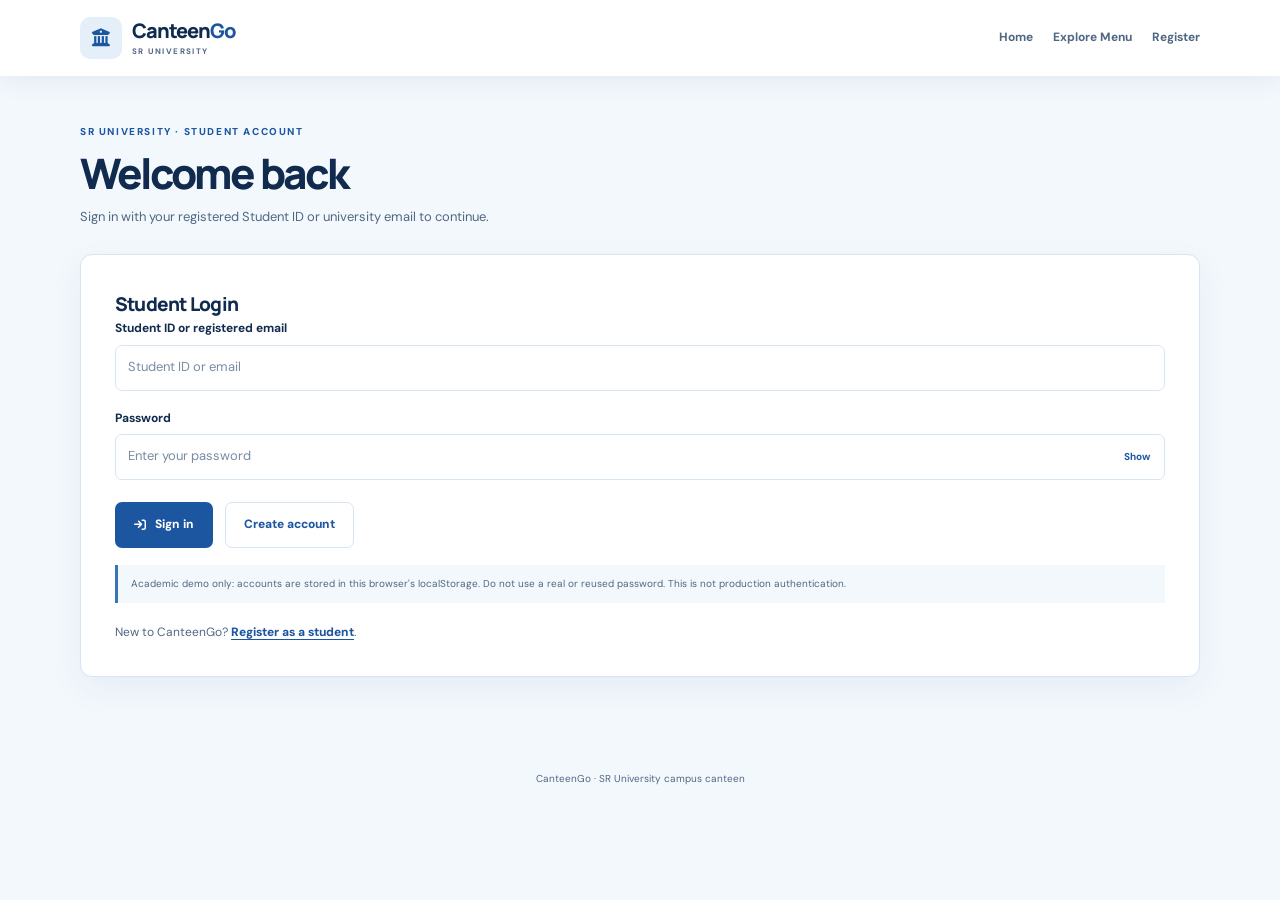
<file: frontend/login.html>
<!DOCTYPE html>
<html lang="en">
<head>
  <meta charset="UTF-8">
  <meta name="viewport" content="width=device-width, initial-scale=1.0">
  <meta name="theme-color" content="#102b4e">
  <meta name="description" content="Student sign in for CanteenGo at SR University.">
  <title>Student Login | CanteenGo</title>
  <link rel="preconnect" href="https://fonts.googleapis.com">
  <link rel="preconnect" href="https://fonts.gstatic.com" crossorigin>
  <link href="https://fonts.googleapis.com/css2?family=DM+Sans:wght@400;500;600;700&family=Manrope:wght@400;500;600;700;800&display=swap" rel="stylesheet">
  <link rel="stylesheet" href="https://cdnjs.cloudflare.com/ajax/libs/font-awesome/6.5.2/css/all.min.css">
  <link rel="stylesheet" href="css/student-flow.css">
  <script src="js/canteengo-data.js" defer></script>
  <script src="js/student-auth.js" defer></script>
</head>
<body>
  <header class="flow-header">
    <nav class="flow-nav" aria-label="Main navigation">
      <a class="flow-brand" href="index.html" aria-label="CanteenGo home">
        <span class="flow-brand-icon" aria-hidden="true"><i class="fa-solid fa-building-columns"></i></span>
        <span class="flow-brand-copy"><strong>Canteen<span>Go</span></strong><small>SR UNIVERSITY</small></span>
      </a>
      <div class="flow-nav-links">
        <a href="index.html">Home</a>
        <a href="student/menu.html">Explore Menu</a>
        <a href="register.html">Register</a>
      </div>
    </nav>
  </header>

  <main class="flow-main">
    <div class="flow-heading">
      <p class="flow-eyebrow">SR UNIVERSITY · STUDENT ACCOUNT</p>
      <h1>Welcome back</h1>
      <p>Sign in with your registered Student ID or university email to continue.</p>
    </div>
    <section class="flow-card flow-card-pad" aria-labelledby="login-title">
      <h2 id="login-title" class="flow-section-title">Student Login</h2>
      <div class="flow-message" id="form-message" role="status" aria-live="polite" hidden></div>
      <form id="student-auth-form" data-mode="login">
        <div class="flow-grid">
          <div class="flow-field flow-field-full">
            <label for="identity">Student ID or registered email</label>
            <input id="identity" name="identity" type="text" autocomplete="username" required maxlength="120" placeholder="Student ID or email">
          </div>
          <div class="flow-field flow-field-full">
            <label for="password">Password</label>
            <div class="flow-password-wrap">
              <input id="password" name="password" type="password" autocomplete="current-password" required maxlength="128" placeholder="Enter your password">
              <button class="flow-password-toggle" type="button" data-password-toggle="password" aria-label="Show password">Show</button>
            </div>
          </div>
        </div>
        <div class="flow-actions">
          <button class="flow-button" type="submit"><i class="fa-solid fa-arrow-right-to-bracket" aria-hidden="true"></i> Sign in</button>
          <a class="flow-button flow-button-secondary" href="register.html">Create account</a>
        </div>
      </form>
      <p class="flow-demo-note">Academic demo only: accounts are stored in this browser's localStorage. Do not use a real or reused password. This is not production authentication.</p>
      <p class="flow-switch">New to CanteenGo? <a href="register.html">Register as a student</a>.</p>
    </section>
  </main>
  <footer class="flow-footer">CanteenGo · SR University campus canteen</footer>
</body>
</html>
</file>
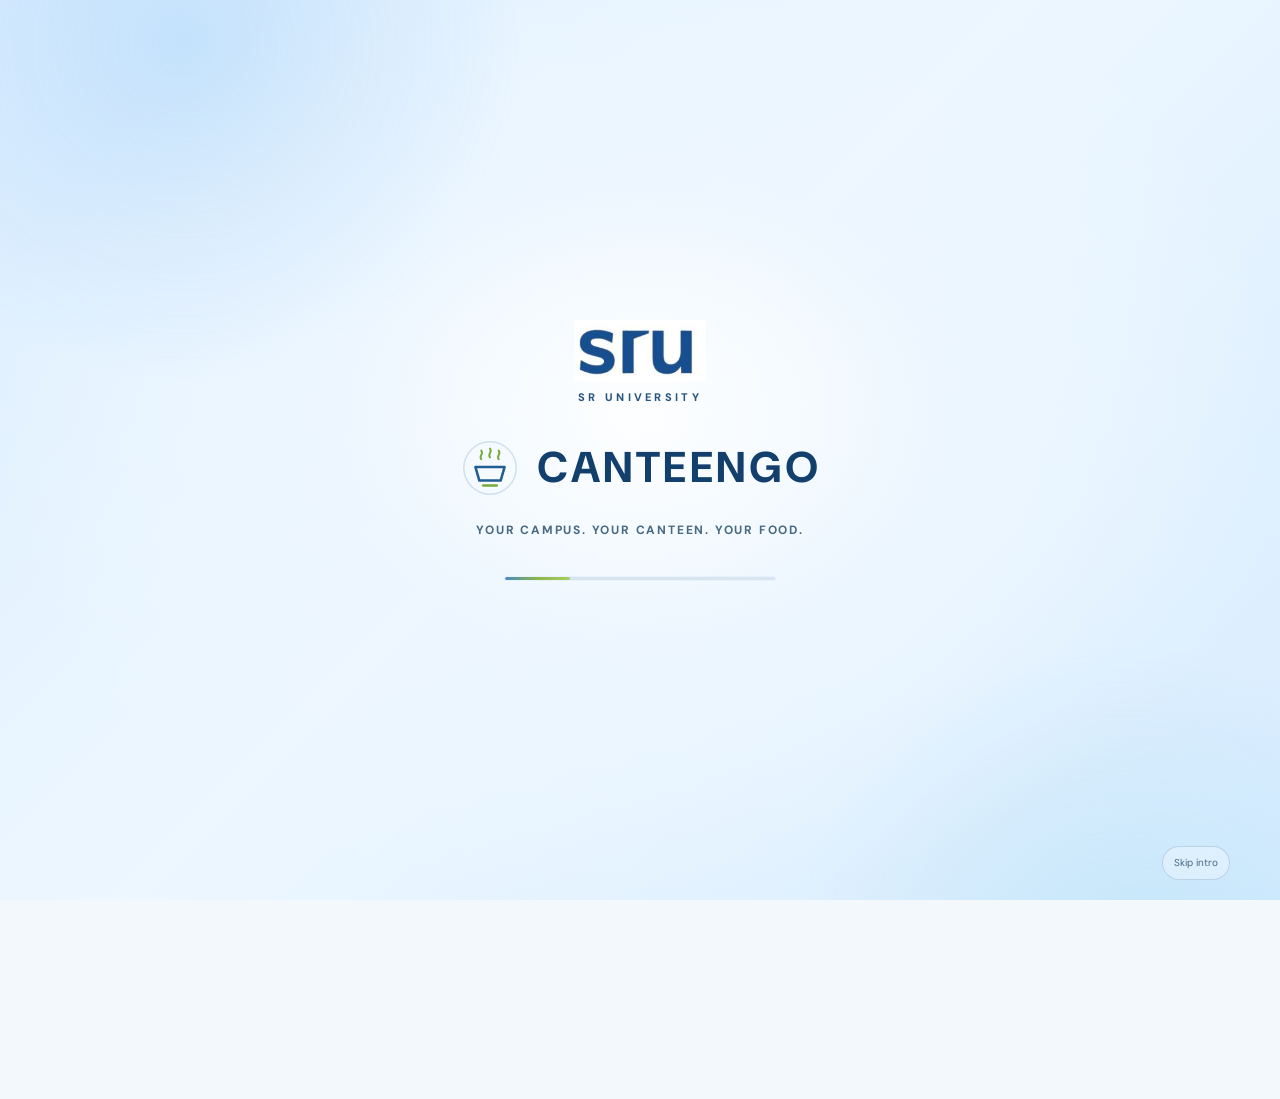
<file: frontend/register.html>
<!DOCTYPE html>
<html lang="en">
<head>
  <meta charset="UTF-8">
  <meta name="viewport" content="width=device-width, initial-scale=1.0">
  <meta name="theme-color" content="#102b4e">
  <meta name="description" content="Create a student CanteenGo demo account for SR University.">
  <title>Student Registration | CanteenGo</title>
  <link rel="preconnect" href="https://fonts.googleapis.com">
  <link rel="preconnect" href="https://fonts.gstatic.com" crossorigin>
  <link href="https://fonts.googleapis.com/css2?family=DM+Sans:wght@400;500;600;700&family=Manrope:wght@400;500;600;700;800&display=swap" rel="stylesheet">
  <link rel="stylesheet" href="https://cdnjs.cloudflare.com/ajax/libs/font-awesome/6.5.2/css/all.min.css">
  <link rel="stylesheet" href="css/student-flow.css">
  <link rel="stylesheet" href="css/splash.css">
  <script src="js/canteengo-data.js" defer></script>
  <script src="js/splash.js" defer></script>
  <script src="js/student-auth.js" defer></script>
</head>
<body class="intro-pending">
  <div id="splash-root" data-splash-page="registration" data-logo-src="assets/sru-logo.png"></div>
  <noscript><style>body.intro-pending > :not(#splash-root) { opacity: 1 !important; visibility: visible !important; } #splash-root { display: none !important; }</style></noscript>
  <header class="flow-header">
    <nav class="flow-nav" aria-label="Main navigation">
      <a class="flow-brand" href="index.html" aria-label="CanteenGo home">
        <span class="flow-brand-icon" aria-hidden="true"><i class="fa-solid fa-building-columns"></i></span>
        <span class="flow-brand-copy"><strong>Canteen<span>Go</span></strong><small>SR UNIVERSITY</small></span>
      </a>
      <div class="flow-nav-links">
        <a href="index.html">Home</a>
        <a href="student/menu.html">Explore Menu</a>
        <a href="login.html">Student Login</a>
      </div>
    </nav>
  </header>

  <main class="flow-main">
    <div class="flow-heading">
      <p class="flow-eyebrow">SR UNIVERSITY · STUDENT ACCOUNT</p>
      <h1>Create your account</h1>
      <p>Register once to save your details and place a campus canteen pre-order.</p>
    </div>
    <section class="flow-card flow-card-pad" aria-labelledby="registration-title">
      <h2 id="registration-title" class="flow-section-title">Student registration</h2>
      <div class="flow-message" id="form-message" role="status" aria-live="polite" hidden></div>
      <form id="student-auth-form" data-mode="register">
        <div class="flow-grid">
          <div class="flow-field flow-field-full">
            <label for="full-name">Full name</label>
            <input id="full-name" name="name" type="text" autocomplete="name" required minlength="2" maxlength="80" placeholder="Enter your full name">
          </div>
          <div class="flow-field">
            <label for="student-id">Student ID / Roll number</label>
            <input id="student-id" name="studentId" type="text" autocomplete="username" required minlength="3" maxlength="32" pattern="[A-Za-z0-9\-]+" title="Use letters, numbers, and hyphens only" placeholder="e.g. SRU24CS001">
          </div>
          <div class="flow-field">
            <label for="university-email">University email</label>
            <input id="university-email" name="email" type="email" autocomplete="email" required maxlength="120" placeholder="name@university.edu">
          </div>
          <div class="flow-field">
            <label for="mobile">Mobile number</label>
            <input id="mobile" name="mobile" type="tel" inputmode="numeric" autocomplete="tel-national" required pattern="[6-9][0-9]{9}" maxlength="10" title="Enter a 10-digit Indian mobile number" placeholder="10-digit mobile number">
          </div>
          <div class="flow-field">
            <label for="department">Department</label>
            <select id="department" name="department" required>
              <option value="">Select department</option>
              <option>Computer Science and Engineering</option>
              <option>Electronics and Communication Engineering</option>
              <option>Electrical and Electronics Engineering</option>
              <option>Mechanical Engineering</option>
              <option>Civil Engineering</option>
              <option>Other</option>
            </select>
          </div>
          <div class="flow-field">
            <label for="year">Year of study</label>
            <select id="year" name="year" required>
              <option value="">Select year</option>
              <option value="1">Year 1</option>
              <option value="2">Year 2</option>
              <option value="3">Year 3</option>
              <option value="4">Year 4</option>
            </select>
          </div>
          <div class="flow-field">
            <label for="password">Password</label>
            <div class="flow-password-wrap">
              <input id="password" name="password" type="password" autocomplete="new-password" required minlength="8" maxlength="128" placeholder="At least 8 characters">
              <button class="flow-password-toggle" type="button" data-password-toggle="password" aria-label="Show password">Show</button>
            </div>
            <small class="flow-help">Demo-only credential stored in this browser.</small>
          </div>
          <div class="flow-field">
            <label for="confirm-password">Confirm password</label>
            <div class="flow-password-wrap">
              <input id="confirm-password" name="confirmPassword" type="password" autocomplete="new-password" required minlength="8" maxlength="128" placeholder="Re-enter your password">
              <button class="flow-password-toggle" type="button" data-password-toggle="confirm-password" aria-label="Show password">Show</button>
            </div>
          </div>
        </div>
        <div class="flow-actions">
          <button class="flow-button" type="submit"><i class="fa-solid fa-user-plus" aria-hidden="true"></i> Create account</button>
          <a class="flow-button flow-button-secondary" href="login.html">Student Login</a>
        </div>
      </form>
      <p class="flow-demo-note">Academic demo only: this page stores registration details in localStorage on this device. It is not production authentication and should not be used for real credentials.</p>
      <p class="flow-switch">Already registered? <a href="login.html">Sign in to CanteenGo</a>.</p>
    </section>
  </main>
  <footer class="flow-footer">CanteenGo · SR University campus canteen</footer>
</body>
</html>
</file>
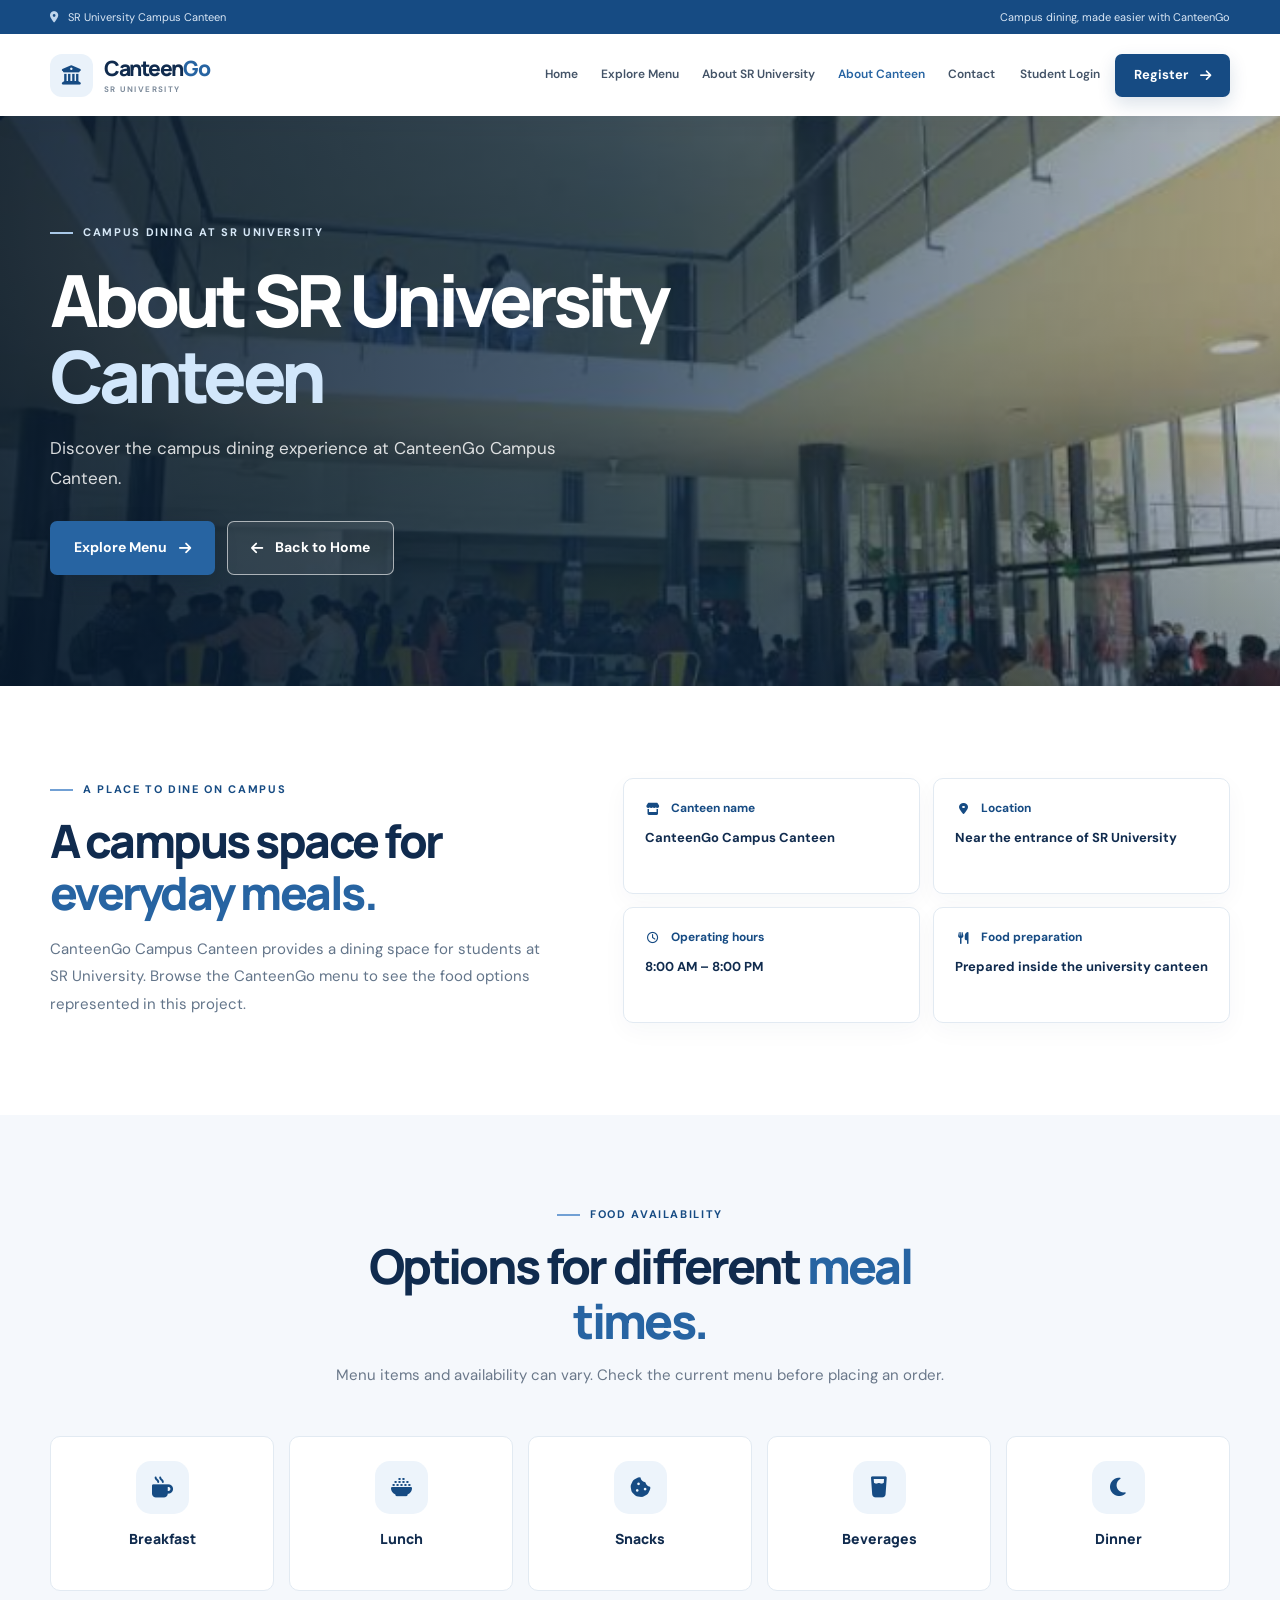
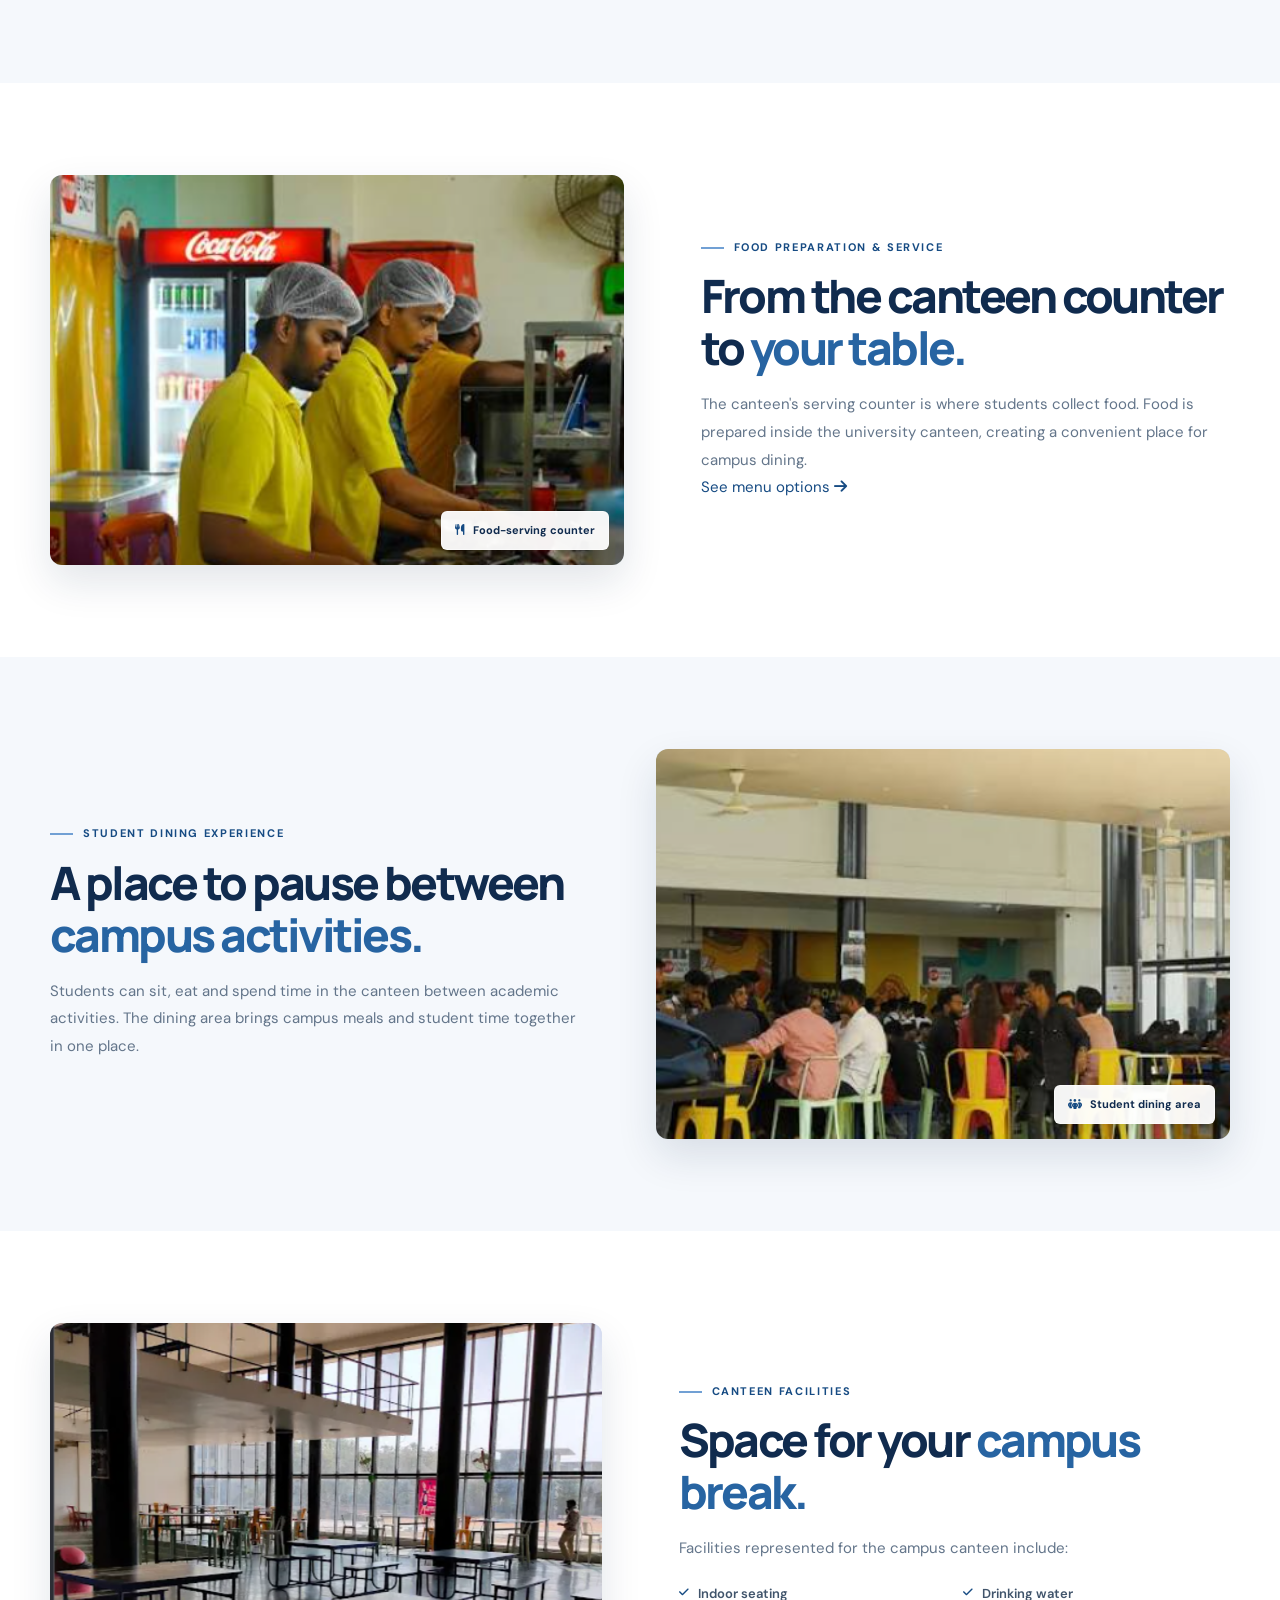
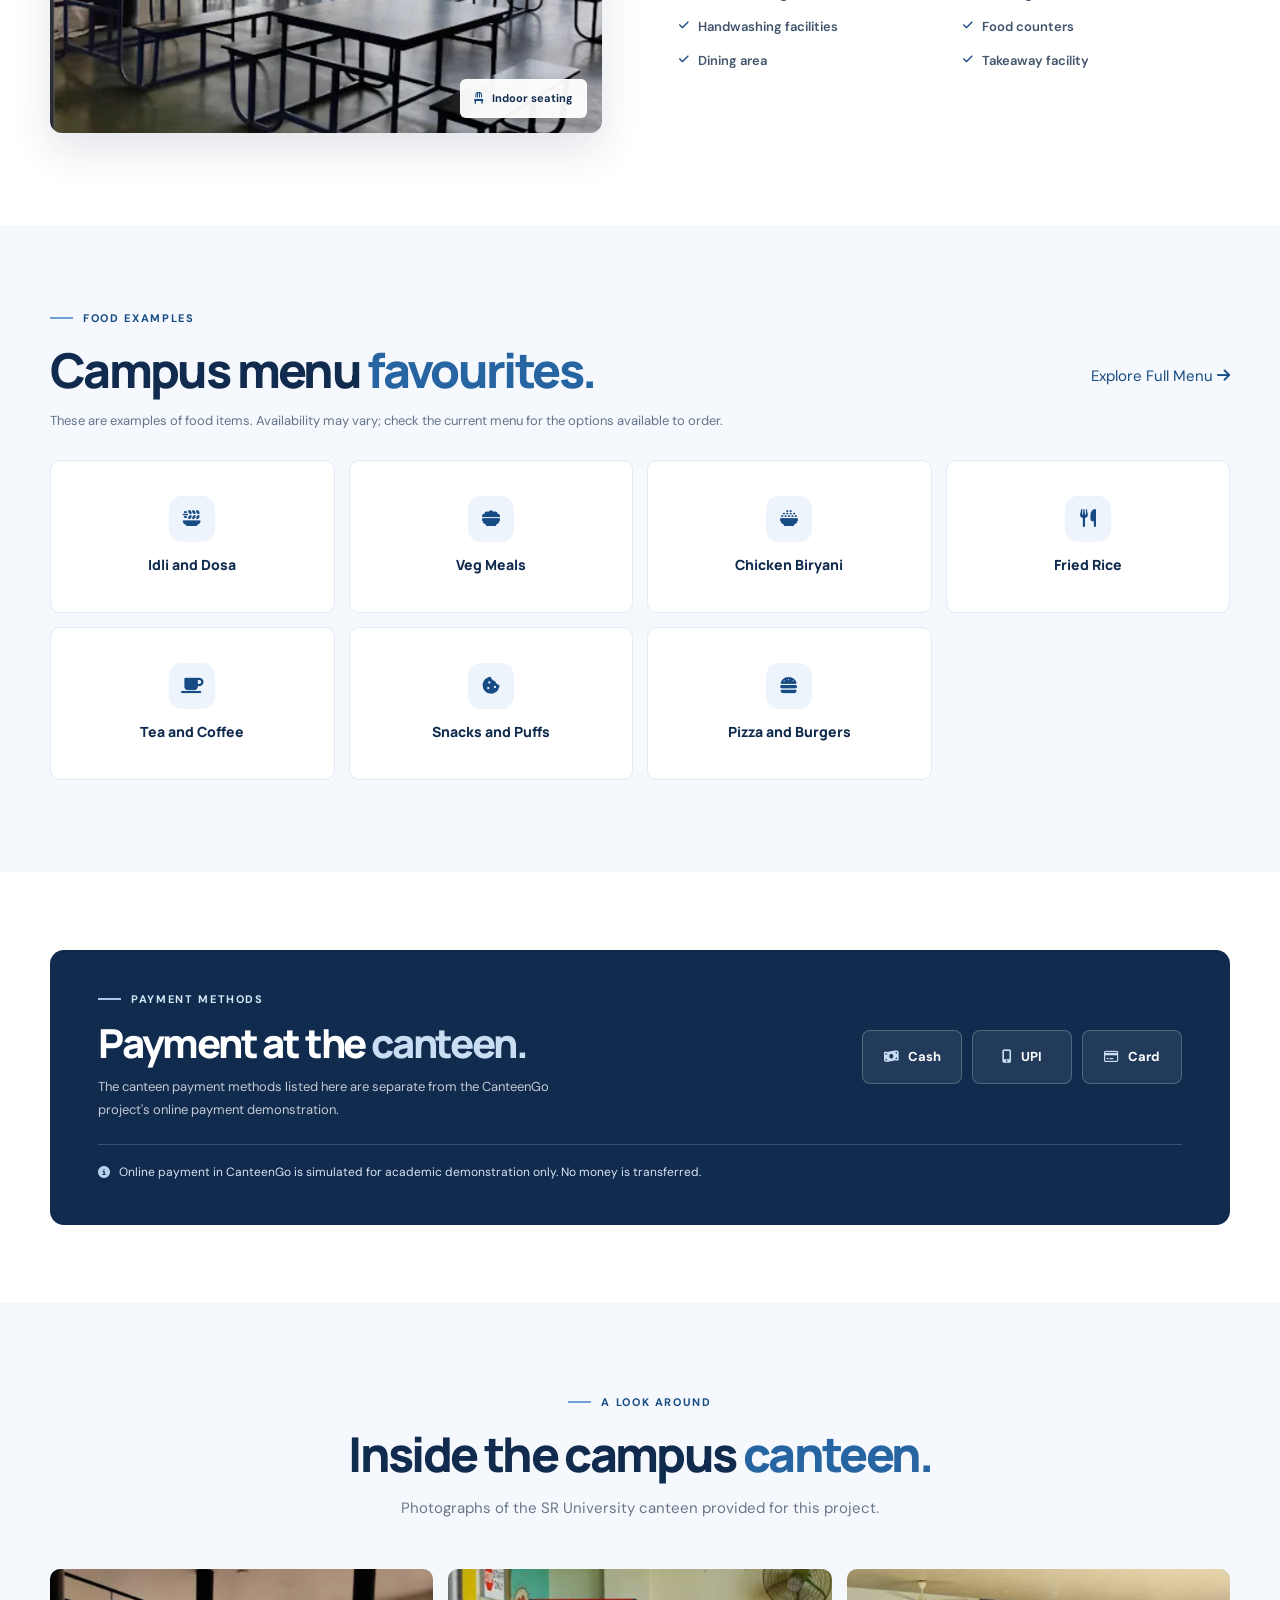
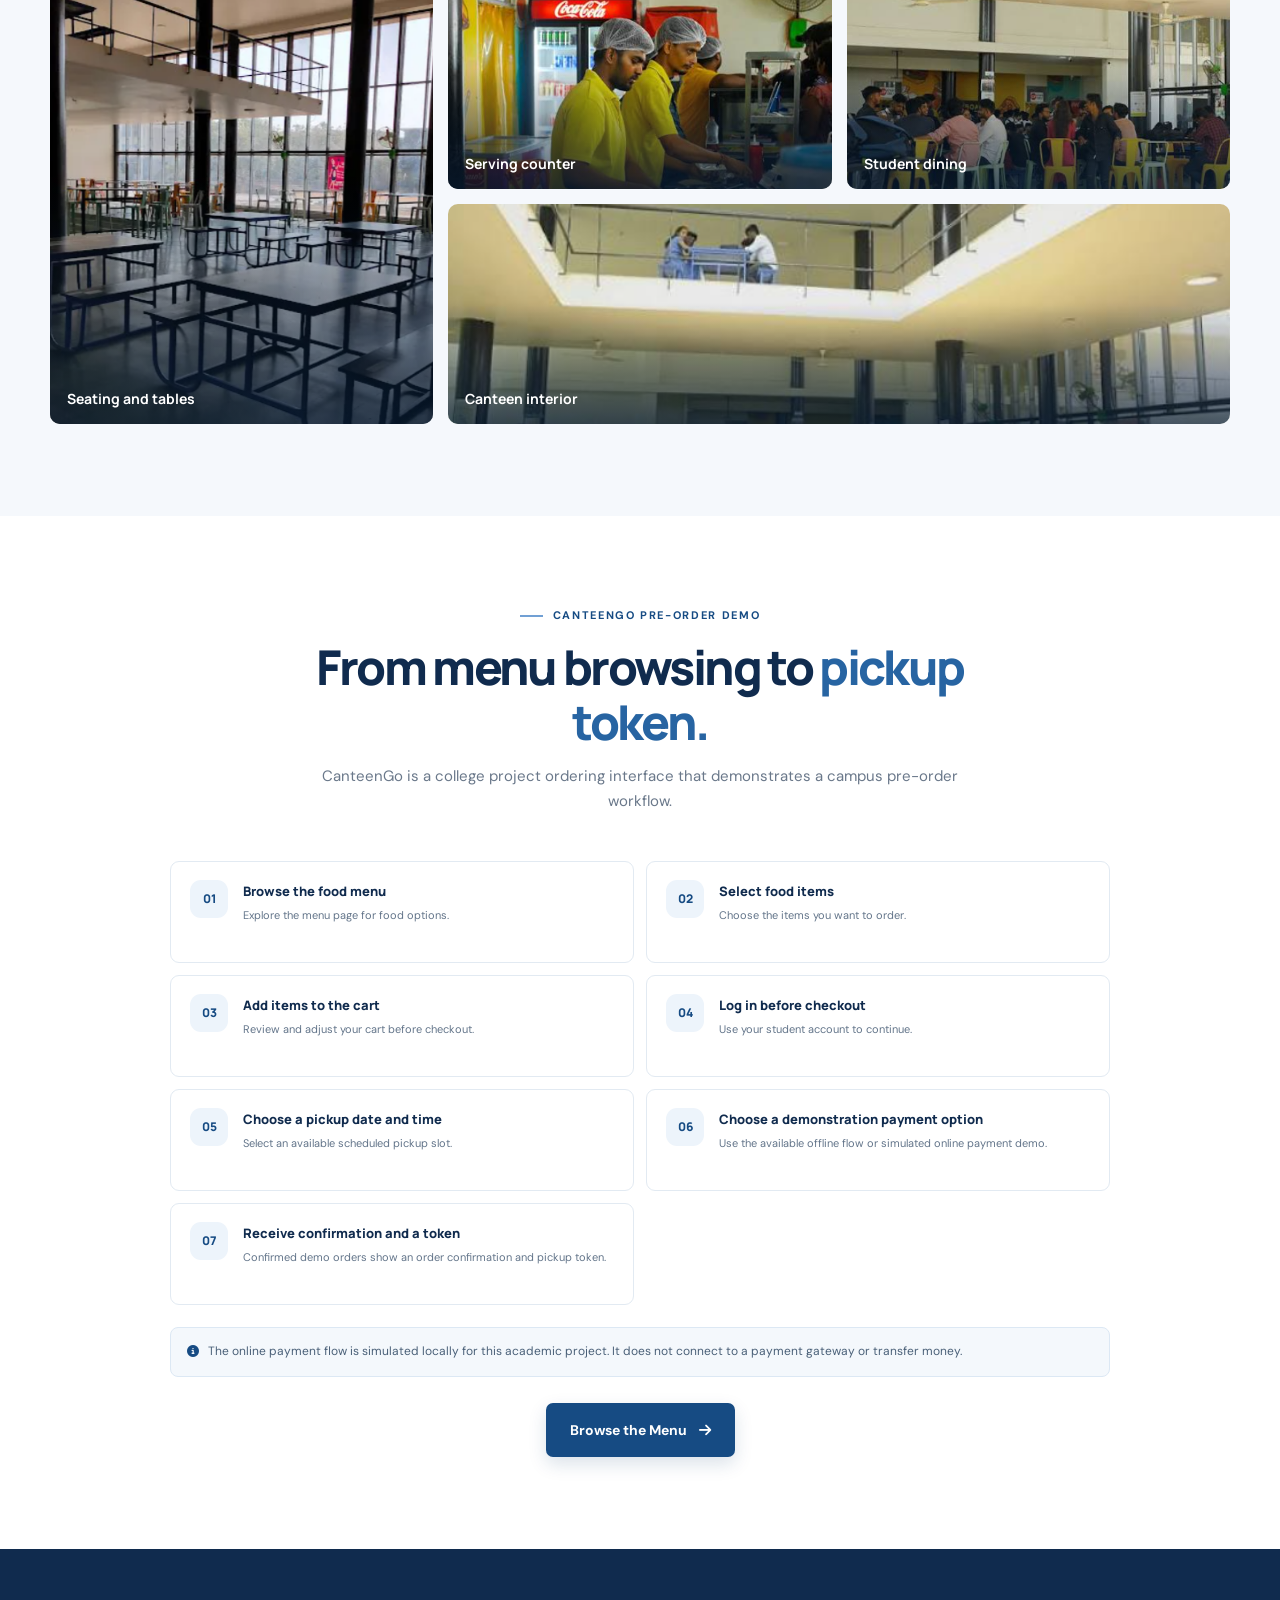
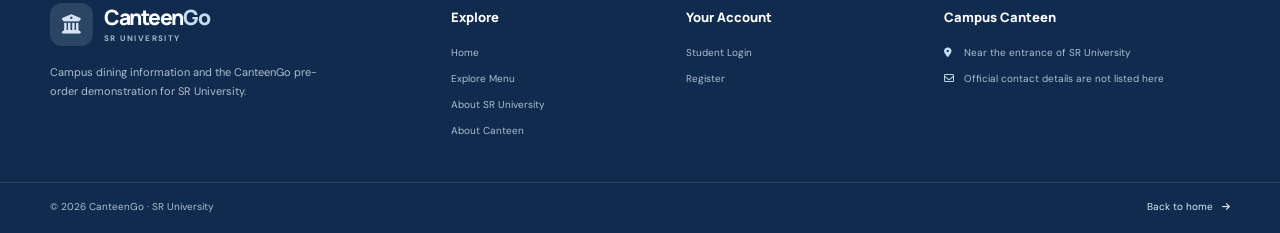
<file: frontend/pages/about-canteen.html>
<!DOCTYPE html>
<html lang="en">
<head>
  <meta charset="UTF-8">
  <meta name="viewport" content="width=device-width, initial-scale=1.0">
  <meta name="theme-color" content="#123c70">
  <meta name="description" content="Explore the SR University campus canteen, dining spaces, food categories and the CanteenGo pre-order demonstration.">
  <title>About SR University Canteen | CanteenGo</title>
  <link rel="preconnect" href="https://fonts.googleapis.com">
  <link rel="preconnect" href="https://fonts.gstatic.com" crossorigin>
  <link href="https://fonts.googleapis.com/css2?family=DM+Sans:wght@400;500;600;700&family=Manrope:wght@400;500;600;700;800&display=swap" rel="stylesheet">
  <link rel="stylesheet" href="https://cdnjs.cloudflare.com/ajax/libs/font-awesome/6.5.2/css/all.min.css">
  <link rel="stylesheet" href="../css/global.css">
  <link rel="stylesheet" href="../css/about-canteen.css">
  <script src="../js/student.js" defer></script>
</head>
<body>
  <header class="site-header">
    <div class="topline">
      <div class="container topline-inner">
        <span><i class="fa-solid fa-location-dot" aria-hidden="true"></i> SR University Campus Canteen</span>
        <span>Campus dining, made easier with CanteenGo</span>
      </div>
    </div>
    <nav class="main-nav container" aria-label="Main navigation">
      <a class="brand" href="../index.html" aria-label="CanteenGo home">
        <span class="brand-symbol" aria-hidden="true"><i class="fa-solid fa-building-columns"></i></span>
        <span class="brand-copy"><strong>Canteen<span>Go</span></strong><small>SR UNIVERSITY</small></span>
      </a>
      <button class="menu-toggle" type="button" aria-label="Open navigation" aria-expanded="false" aria-controls="primary-links" data-menu-breakpoint="860">
        <i class="fa-solid fa-bars" aria-hidden="true"></i>
      </button>
      <div class="nav-links" id="primary-links">
        <a class="nav-link" href="../index.html">Home</a>
        <a class="nav-link" href="../student/menu.html">Explore Menu</a>
        <a class="nav-link" href="../index.html#about">About SR University</a>
        <a class="nav-link active" href="#top" aria-current="page">About Canteen</a>
        <a class="nav-link" href="../index.html#contact">Contact</a>
        <div class="nav-actions">
          <a class="nav-login" href="../login.html">Student Login</a>
          <a class="button button-small button-primary" href="../register.html">Register <i class="fa-solid fa-arrow-right" aria-hidden="true"></i></a>
        </div>
      </div>
    </nav>
  </header>

  <main id="top">
    <section class="about-hero" aria-labelledby="about-hero-title">
      <img class="about-hero-image" src="../assets/images/sru-canteen-interior.png" alt="Wide view of the SR University canteen interior and dining area">
      <div class="about-hero-shade" aria-hidden="true"></div>
      <div class="container about-hero-content">
        <p class="eyebrow eyebrow-on-dark"><span></span> CAMPUS DINING AT SR UNIVERSITY</p>
        <h1 id="about-hero-title">About SR University <em>Canteen</em></h1>
        <p>Discover the campus dining experience at CanteenGo Campus Canteen.</p>
        <div class="about-hero-actions">
          <a class="button button-primary" href="../student/menu.html">Explore Menu <i class="fa-solid fa-arrow-right" aria-hidden="true"></i></a>
          <a class="button about-button-outline" href="../index.html"><i class="fa-solid fa-arrow-left" aria-hidden="true"></i> Back to Home</a>
        </div>
      </div>
    </section>

    <section class="section canteen-intro" aria-labelledby="canteen-intro-title">
      <div class="container intro-layout">
        <div class="intro-copy">
          <p class="eyebrow"><span></span> A PLACE TO DINE ON CAMPUS</p>
          <h2 id="canteen-intro-title">A campus space for <em>everyday meals.</em></h2>
          <p>CanteenGo Campus Canteen provides a dining space for students at SR University. Browse the CanteenGo menu to see the food options represented in this project.</p>
        </div>
        <dl class="canteen-facts">
          <div><dt><i class="fa-solid fa-store" aria-hidden="true"></i> Canteen name</dt><dd>CanteenGo Campus Canteen</dd></div>
          <div><dt><i class="fa-solid fa-location-dot" aria-hidden="true"></i> Location</dt><dd>Near the entrance of SR University</dd></div>
          <div><dt><i class="fa-regular fa-clock" aria-hidden="true"></i> Operating hours</dt><dd>8:00 AM – 8:00 PM</dd></div>
          <div><dt><i class="fa-solid fa-utensils" aria-hidden="true"></i> Food preparation</dt><dd>Prepared inside the university canteen</dd></div>
        </dl>
      </div>
    </section>

    <section class="section availability-section" id="food-availability" aria-labelledby="availability-title">
      <div class="container">
        <div class="section-heading centered">
          <p class="eyebrow"><span></span> FOOD AVAILABILITY</p>
          <h2 id="availability-title">Options for different <em>meal times.</em></h2>
          <p>Menu items and availability can vary. Check the current menu before placing an order.</p>
        </div>
        <div class="availability-grid">
          <article class="availability-card"><span><i class="fa-solid fa-mug-hot" aria-hidden="true"></i></span><h3>Breakfast</h3></article>
          <article class="availability-card"><span><i class="fa-solid fa-bowl-rice" aria-hidden="true"></i></span><h3>Lunch</h3></article>
          <article class="availability-card"><span><i class="fa-solid fa-cookie-bite" aria-hidden="true"></i></span><h3>Snacks</h3></article>
          <article class="availability-card"><span><i class="fa-solid fa-glass-water" aria-hidden="true"></i></span><h3>Beverages</h3></article>
          <article class="availability-card"><span><i class="fa-solid fa-moon" aria-hidden="true"></i></span><h3>Dinner</h3></article>
        </div>
      </div>
    </section>

    <section class="section story-section" aria-labelledby="service-title">
      <div class="container story-layout">
        <div class="story-image-wrap">
          <img src="../assets/images/sru-canteen-serving.png" alt="Food-serving counter at the SR University canteen" loading="lazy">
          <span class="image-caption"><i class="fa-solid fa-utensils" aria-hidden="true"></i> Food-serving counter</span>
        </div>
        <div class="story-copy">
          <p class="eyebrow"><span></span> FOOD PREPARATION &amp; SERVICE</p>
          <h2 id="service-title">From the canteen counter to <em>your table.</em></h2>
          <p>The canteen's serving counter is where students collect food. Food is prepared inside the university canteen, creating a convenient place for campus dining.</p>
          <a class="text-link" href="../student/menu.html">See menu options <i class="fa-solid fa-arrow-right" aria-hidden="true"></i></a>
        </div>
      </div>
    </section>

    <section class="section dining-section" aria-labelledby="dining-title">
      <div class="container story-layout story-layout-reverse">
        <div class="story-image-wrap">
          <img src="../assets/images/sru-canteen-students.png" alt="Students sitting together in the SR University canteen dining area" loading="lazy">
          <span class="image-caption"><i class="fa-solid fa-people-group" aria-hidden="true"></i> Student dining area</span>
        </div>
        <div class="story-copy">
          <p class="eyebrow"><span></span> STUDENT DINING EXPERIENCE</p>
          <h2 id="dining-title">A place to pause between <em>campus activities.</em></h2>
          <p>Students can sit, eat and spend time in the canteen between academic activities. The dining area brings campus meals and student time together in one place.</p>
        </div>
      </div>
    </section>

    <section class="section facilities-section" aria-labelledby="facilities-title">
      <div class="container facilities-layout">
        <div class="story-image-wrap facilities-image">
          <img src="../assets/images/sru-canteen-seating.png" alt="Indoor tables and seating in the SR University canteen" loading="lazy">
          <span class="image-caption"><i class="fa-solid fa-chair" aria-hidden="true"></i> Indoor seating</span>
        </div>
        <div class="facilities-copy">
          <p class="eyebrow"><span></span> CANTEEN FACILITIES</p>
          <h2 id="facilities-title">Space for your <em>campus break.</em></h2>
          <p>Facilities represented for the campus canteen include:</p>
          <ul class="facility-list">
            <li><i class="fa-solid fa-check" aria-hidden="true"></i> Indoor seating</li>
            <li><i class="fa-solid fa-check" aria-hidden="true"></i> Drinking water</li>
            <li><i class="fa-solid fa-check" aria-hidden="true"></i> Handwashing facilities</li>
            <li><i class="fa-solid fa-check" aria-hidden="true"></i> Food counters</li>
            <li><i class="fa-solid fa-check" aria-hidden="true"></i> Dining area</li>
            <li><i class="fa-solid fa-check" aria-hidden="true"></i> Takeaway facility</li>
          </ul>
        </div>
      </div>
    </section>

    <section class="section popular-items-section" aria-labelledby="popular-items-title">
      <div class="container">
        <div class="section-heading heading-row">
          <div>
            <p class="eyebrow"><span></span> FOOD EXAMPLES</p>
            <h2 id="popular-items-title">Campus menu <em>favourites.</em></h2>
          </div>
          <a class="text-link desktop-menu-link" href="../student/menu.html">Explore Full Menu <i class="fa-solid fa-arrow-right" aria-hidden="true"></i></a>
        </div>
        <p class="menu-availability-note">These are examples of food items. Availability may vary; check the current menu for the options available to order.</p>
        <div class="popular-items-grid">
          <article class="popular-item"><span><i class="fa-solid fa-plate-wheat" aria-hidden="true"></i></span><h3>Idli and Dosa</h3></article>
          <article class="popular-item"><span><i class="fa-solid fa-bowl-food" aria-hidden="true"></i></span><h3>Veg Meals</h3></article>
          <article class="popular-item"><span><i class="fa-solid fa-bowl-rice" aria-hidden="true"></i></span><h3>Chicken Biryani</h3></article>
          <article class="popular-item"><span><i class="fa-solid fa-utensils" aria-hidden="true"></i></span><h3>Fried Rice</h3></article>
          <article class="popular-item"><span><i class="fa-solid fa-mug-saucer" aria-hidden="true"></i></span><h3>Tea and Coffee</h3></article>
          <article class="popular-item"><span><i class="fa-solid fa-cookie-bite" aria-hidden="true"></i></span><h3>Snacks and Puffs</h3></article>
          <article class="popular-item"><span><i class="fa-solid fa-burger" aria-hidden="true"></i></span><h3>Pizza and Burgers</h3></article>
        </div>
        <a class="button button-primary mobile-menu-link" href="../student/menu.html">Explore Full Menu <i class="fa-solid fa-arrow-right" aria-hidden="true"></i></a>
      </div>
    </section>

    <section class="section payment-section" aria-labelledby="payment-title">
      <div class="container payment-panel">
        <div class="payment-copy">
          <p class="eyebrow eyebrow-on-dark"><span></span> PAYMENT METHODS</p>
          <h2 id="payment-title">Payment at the <em>canteen.</em></h2>
          <p>The canteen payment methods listed here are separate from the CanteenGo project's online payment demonstration.</p>
        </div>
        <div class="payment-methods" aria-label="Listed canteen payment methods">
          <span><i class="fa-solid fa-money-bill-wave" aria-hidden="true"></i> Cash</span>
          <span><i class="fa-solid fa-mobile-screen-button" aria-hidden="true"></i> UPI</span>
          <span><i class="fa-regular fa-credit-card" aria-hidden="true"></i> Card</span>
        </div>
        <p class="payment-demo-note"><i class="fa-solid fa-circle-info" aria-hidden="true"></i> Online payment in CanteenGo is simulated for academic demonstration only. No money is transferred.</p>
      </div>
    </section>

    <section class="section gallery-section" aria-labelledby="gallery-title">
      <div class="container">
        <div class="section-heading centered">
          <p class="eyebrow"><span></span> A LOOK AROUND</p>
          <h2 id="gallery-title">Inside the campus <em>canteen.</em></h2>
          <p>Photographs of the SR University canteen provided for this project.</p>
        </div>
        <div class="canteen-gallery">
          <figure class="gallery-card gallery-card-tall">
            <img src="../assets/images/sru-canteen-seating.png" alt="Empty indoor seating and tables in the SR University canteen" loading="lazy">
            <figcaption>Seating and tables</figcaption>
          </figure>
          <figure class="gallery-card">
            <img src="../assets/images/sru-canteen-serving.png" alt="Food-serving counter and canteen staff" loading="lazy">
            <figcaption>Serving counter</figcaption>
          </figure>
          <figure class="gallery-card">
            <img src="../assets/images/sru-canteen-students.png" alt="Students sitting and eating in the canteen" loading="lazy">
            <figcaption>Student dining</figcaption>
          </figure>
          <figure class="gallery-card gallery-card-wide">
            <img src="../assets/images/sru-canteen-interior.png" alt="Wide view of the SR University canteen interior and dining area" loading="lazy">
            <figcaption>Canteen interior</figcaption>
          </figure>
        </div>
      </div>
    </section>

    <section class="section workflow-section" aria-labelledby="workflow-title">
      <div class="container">
        <div class="section-heading centered">
          <p class="eyebrow"><span></span> CANTEENGO PRE-ORDER DEMO</p>
          <h2 id="workflow-title">From menu browsing to <em>pickup token.</em></h2>
          <p>CanteenGo is a college project ordering interface that demonstrates a campus pre-order workflow.</p>
        </div>
        <ol class="workflow-list">
          <li><span>01</span><div><h3>Browse the food menu</h3><p>Explore the menu page for food options.</p></div></li>
          <li><span>02</span><div><h3>Select food items</h3><p>Choose the items you want to order.</p></div></li>
          <li><span>03</span><div><h3>Add items to the cart</h3><p>Review and adjust your cart before checkout.</p></div></li>
          <li><span>04</span><div><h3>Log in before checkout</h3><p>Use your student account to continue.</p></div></li>
          <li><span>05</span><div><h3>Choose a pickup date and time</h3><p>Select an available scheduled pickup slot.</p></div></li>
          <li><span>06</span><div><h3>Choose a demonstration payment option</h3><p>Use the available offline flow or simulated online payment demo.</p></div></li>
          <li><span>07</span><div><h3>Receive confirmation and a token</h3><p>Confirmed demo orders show an order confirmation and pickup token.</p></div></li>
        </ol>
        <p class="workflow-disclaimer"><i class="fa-solid fa-circle-info" aria-hidden="true"></i> The online payment flow is simulated locally for this academic project. It does not connect to a payment gateway or transfer money.</p>
        <div class="workflow-action">
          <a class="button button-primary" href="../student/menu.html">Browse the Menu <i class="fa-solid fa-arrow-right" aria-hidden="true"></i></a>
        </div>
      </div>
    </section>
  </main>

  <footer class="site-footer">
    <div class="container footer-main">
      <div class="footer-brand">
        <a class="brand brand-footer" href="../index.html" aria-label="CanteenGo home">
          <span class="brand-symbol" aria-hidden="true"><i class="fa-solid fa-building-columns"></i></span>
          <span class="brand-copy"><strong>Canteen<span>Go</span></strong><small>SR UNIVERSITY</small></span>
        </a>
        <p>Campus dining information and the CanteenGo pre-order demonstration for SR University.</p>
      </div>
      <div class="footer-column">
        <h3>Explore</h3>
        <a href="../index.html">Home</a>
        <a href="../student/menu.html">Explore Menu</a>
        <a href="../index.html#about">About SR University</a>
        <a href="#top">About Canteen</a>
      </div>
      <div class="footer-column">
        <h3>Your Account</h3>
        <a href="../login.html">Student Login</a>
        <a href="../register.html">Register</a>
      </div>
      <div class="footer-column footer-contact">
        <h3>Campus Canteen</h3>
        <p><i class="fa-solid fa-location-dot" aria-hidden="true"></i> Near the entrance of SR University</p>
        <p><i class="fa-regular fa-envelope" aria-hidden="true"></i> Official contact details are not listed here</p>
      </div>
    </div>
    <div class="footer-bottom">
      <div class="container footer-bottom-inner">
        <span>© <span id="current-year">2026</span> CanteenGo · SR University</span>
        <a href="../index.html">Back to home <i class="fa-solid fa-arrow-right" aria-hidden="true"></i></a>
      </div>
    </div>
  </footer>
</body>
</html>
</file>
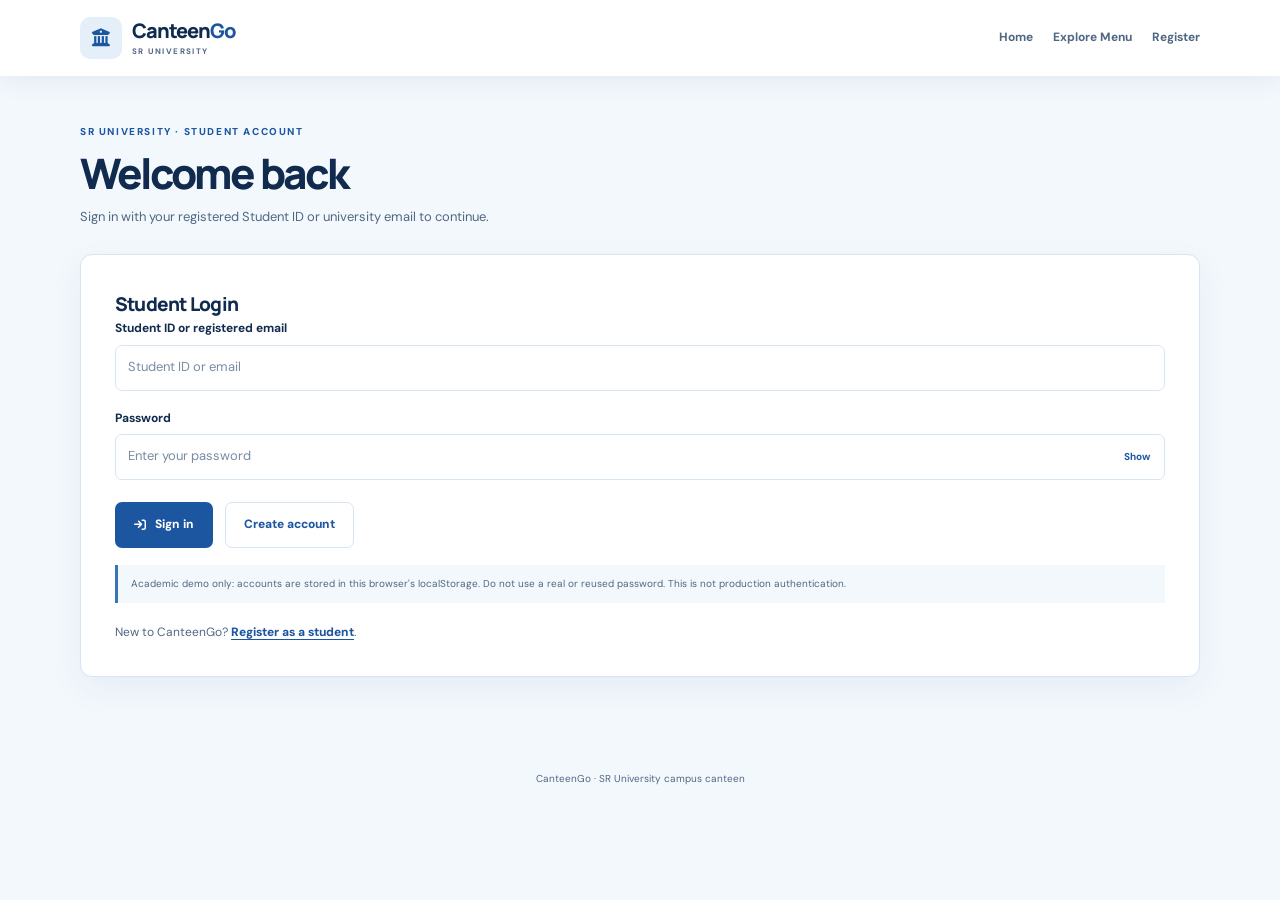
<file: frontend/student/checkout.html>
<!DOCTYPE html>
<html lang="en">
<head>
  <meta charset="UTF-8">
  <meta name="viewport" content="width=device-width, initial-scale=1.0">
  <meta name="theme-color" content="#102b4e">
  <meta name="description" content="Review your CanteenGo order and choose a campus pickup slot.">
  <title>Checkout | CanteenGo</title>
  <link rel="preconnect" href="https://fonts.googleapis.com">
  <link rel="preconnect" href="https://fonts.gstatic.com" crossorigin>
  <link href="https://fonts.googleapis.com/css2?family=DM+Sans:wght@400;500;600;700&family=Manrope:wght@400;500;600;700;800&display=swap" rel="stylesheet">
  <link rel="stylesheet" href="https://cdnjs.cloudflare.com/ajax/libs/font-awesome/6.5.2/css/all.min.css">
  <link rel="stylesheet" href="../css/student-flow.css">
  <script src="../js/canteengo-data.js" defer></script>
  <script src="../js/checkout.js" defer></script>
</head>
<body>
  <header class="flow-header">
    <nav class="flow-nav" aria-label="Main navigation">
      <a class="flow-brand" href="../index.html" aria-label="CanteenGo home">
        <span class="flow-brand-icon" aria-hidden="true"><i class="fa-solid fa-building-columns"></i></span>
        <span class="flow-brand-copy"><strong>Canteen<span>Go</span></strong><small>SR UNIVERSITY</small></span>
      </a>
      <div class="flow-nav-links">
        <a href="menu.html">Menu</a>
        <a href="dashboard.html">My Dashboard</a>
        <button class="flow-remove" id="logout-button" type="button">Sign out</button>
      </div>
    </nav>
  </header>

  <main class="flow-main">
    <div class="flow-heading">
      <p class="flow-eyebrow">YOUR CAMPUS ORDER</p>
      <h1>Checkout</h1>
      <p>Review your cart, choose a pickup slot, and select how you will pay at the canteen.</p>
    </div>
    <div class="flow-message" id="checkout-message" role="status" aria-live="polite" hidden></div>
    <div class="flow-layout" id="checkout-content">
      <div class="flow-stack">
        <section class="flow-card flow-card-pad" aria-labelledby="student-details-title">
          <div class="flow-section-title">
            <h2 id="student-details-title">Student details</h2>
            <a class="flow-muted" href="dashboard.html">Dashboard</a>
          </div>
          <div class="flow-receipt-meta" id="student-summary"></div>
        </section>

        <section class="flow-card flow-card-pad" aria-labelledby="cart-title">
          <div class="flow-section-title">
            <h2 id="cart-title">Your items</h2>
            <a class="flow-muted" href="menu.html">Edit menu</a>
          </div>
          <div id="checkout-items"></div>
        </section>

        <form class="flow-card flow-card-pad" id="checkout-form">
          <section aria-labelledby="pickup-title">
            <div class="flow-section-title"><h2 id="pickup-title">Scheduled pickup</h2></div>
            <div class="flow-grid">
              <div class="flow-field">
                <label for="pickup-date">Pickup date</label>
                <input id="pickup-date" name="pickupDate" type="date" required>
              </div>
              <div class="flow-field">
                <label for="pickup-time">Available time slot</label>
                <select id="pickup-time" name="pickupTime" required>
                  <option value="">Select a pickup slot</option>
                  <option>10:30 AM – 11:00 AM</option>
                  <option>11:00 AM – 11:30 AM</option>
                  <option>11:30 AM – 12:00 PM</option>
                  <option>12:00 PM – 12:30 PM</option>
                  <option>12:30 PM – 1:00 PM</option>
                  <option>1:00 PM – 1:30 PM</option>
                  <option>1:30 PM – 2:00 PM</option>
                  <option>2:00 PM – 2:30 PM</option>
                  <option>3:00 PM – 3:30 PM</option>
                  <option>3:30 PM – 4:00 PM</option>
                  <option>4:00 PM – 4:30 PM</option>
                </select>
              </div>
              <div class="flow-field flow-field-full">
                <label for="instructions">Special instructions <span class="flow-muted">(optional)</span></label>
                <textarea id="instructions" name="instructions" maxlength="300" placeholder="Add a note for the canteen"></textarea>
              </div>
            </div>
          </section>

          <section class="flow-payment-section" aria-labelledby="payment-title">
            <div class="flow-section-title"><h2 id="payment-title">Payment method</h2></div>
            <div class="flow-radio-list">
              <label class="flow-radio">
                <input type="radio" name="paymentMethod" value="offline" checked>
                <span><strong>Pay at Canteen</strong><small>Pay using cash or another accepted method when collecting your order.</small></span>
              </label>
              <label class="flow-radio">
                <input type="radio" name="paymentMethod" value="online">
                <span><strong>Online Payment</strong><small>Continue to a local simulated payment page. No real payment is made.</small></span>
              </label>
            </div>
            <div class="flow-message" id="online-payment-note" role="status" aria-live="polite" tabindex="-1" hidden>
              Next: a clearly labelled local simulator. No order or pickup token is created until its simulated success result.
            </div>
          </section>

          <div class="flow-actions">
            <button class="flow-button" id="confirm-order-button" type="submit"><i class="fa-solid fa-check" aria-hidden="true"></i> Confirm Order</button>
            <a class="flow-button flow-button-secondary" href="menu.html">Back to Menu</a>
          </div>
        </form>
      </div>

      <aside class="flow-card flow-card-pad" aria-labelledby="summary-title">
        <div class="flow-section-title"><h2 id="summary-title">Order summary</h2></div>
        <div class="flow-total-row"><span>Subtotal</span><strong id="subtotal">₹0</strong></div>
        <div class="flow-total-row"><span>Applicable charges</span><strong id="charges">₹0</strong></div>
        <div class="flow-total-row flow-total-grand"><span>Total payable</span><strong id="grand-total">₹0</strong></div>
        <p class="flow-demo-note">Online payment is simulated locally for this academic demo. Pay-at-canteen orders remain pending until pickup.</p>
      </aside>
    </div>
    <div class="flow-empty" id="empty-cart" hidden>
      <p>Your cart is empty. Add a campus favourite before checkout.</p>
      <a class="flow-button" href="menu.html">Explore Menu</a>
    </div>
  </main>
  <footer class="flow-footer">CanteenGo · SR University campus canteen</footer>
</body>
</html>
</file>
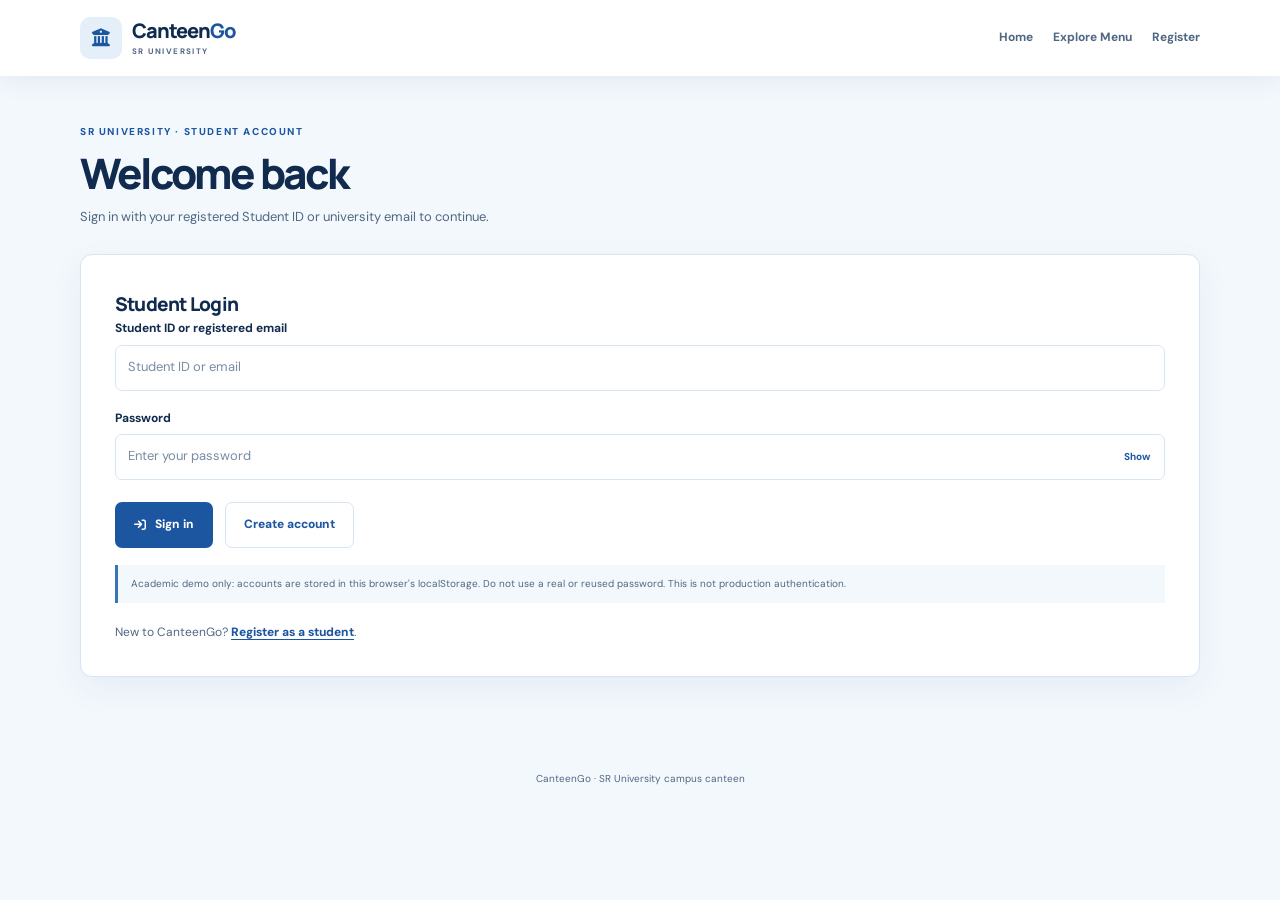
<file: frontend/student/dashboard.html>
<!DOCTYPE html>
<html lang="en">
<head>
  <meta charset="UTF-8">
  <meta name="viewport" content="width=device-width, initial-scale=1.0">
  <meta name="theme-color" content="#102b4e">
  <meta name="description" content="Student dashboard and order history for CanteenGo.">
  <title>Student Dashboard | CanteenGo</title>
  <link rel="preconnect" href="https://fonts.googleapis.com">
  <link rel="preconnect" href="https://fonts.gstatic.com" crossorigin>
  <link href="https://fonts.googleapis.com/css2?family=DM+Sans:wght@400;500;600;700&family=Manrope:wght@400;500;600;700;800&display=swap" rel="stylesheet">
  <link rel="stylesheet" href="https://cdnjs.cloudflare.com/ajax/libs/font-awesome/6.5.2/css/all.min.css">
  <link rel="stylesheet" href="../css/student-flow.css">
  <script src="../js/canteengo-data.js" defer></script>
  <script src="../js/dashboard.js" defer></script>
</head>
<body>
  <header class="flow-header">
    <nav class="flow-nav" aria-label="Main navigation">
      <a class="flow-brand" href="../index.html" aria-label="CanteenGo home">
        <span class="flow-brand-icon" aria-hidden="true"><i class="fa-solid fa-building-columns"></i></span>
        <span class="flow-brand-copy"><strong>Canteen<span>Go</span></strong><small>SR UNIVERSITY</small></span>
      </a>
      <div class="flow-nav-links">
        <a href="menu.html">Explore Menu</a>
        <button class="flow-remove" id="logout-button" type="button">Sign out</button>
      </div>
    </nav>
  </header>

  <main class="flow-main">
    <div class="flow-heading">
      <p class="flow-eyebrow">STUDENT DASHBOARD</p>
      <h1 id="welcome-heading">Welcome</h1>
      <p id="student-meta">Your campus orders and account details.</p>
    </div>
    <div class="flow-message" id="dashboard-message" role="status" aria-live="polite" hidden></div>
    <section class="flow-card flow-card-pad" aria-labelledby="orders-title">
      <div class="flow-toolbar">
        <div>
          <p class="flow-eyebrow">ORDER HISTORY</p>
          <h2 id="orders-title">My orders</h2>
        </div>
        <a class="flow-button" href="menu.html">Explore Menu</a>
      </div>
      <div id="order-history"></div>
      <div class="flow-empty" id="orders-empty" hidden>
        <p>You have no orders yet. Your placed orders will appear here.</p>
        <a class="flow-button" href="menu.html">Browse the menu</a>
      </div>
    </section>
    <p class="flow-demo-note">Demo account and order history are stored in this browser only. Signing out clears your session but keeps your cart and order history.</p>
  </main>
  <footer class="flow-footer">CanteenGo · SR University campus canteen</footer>
</body>
</html>
</file>
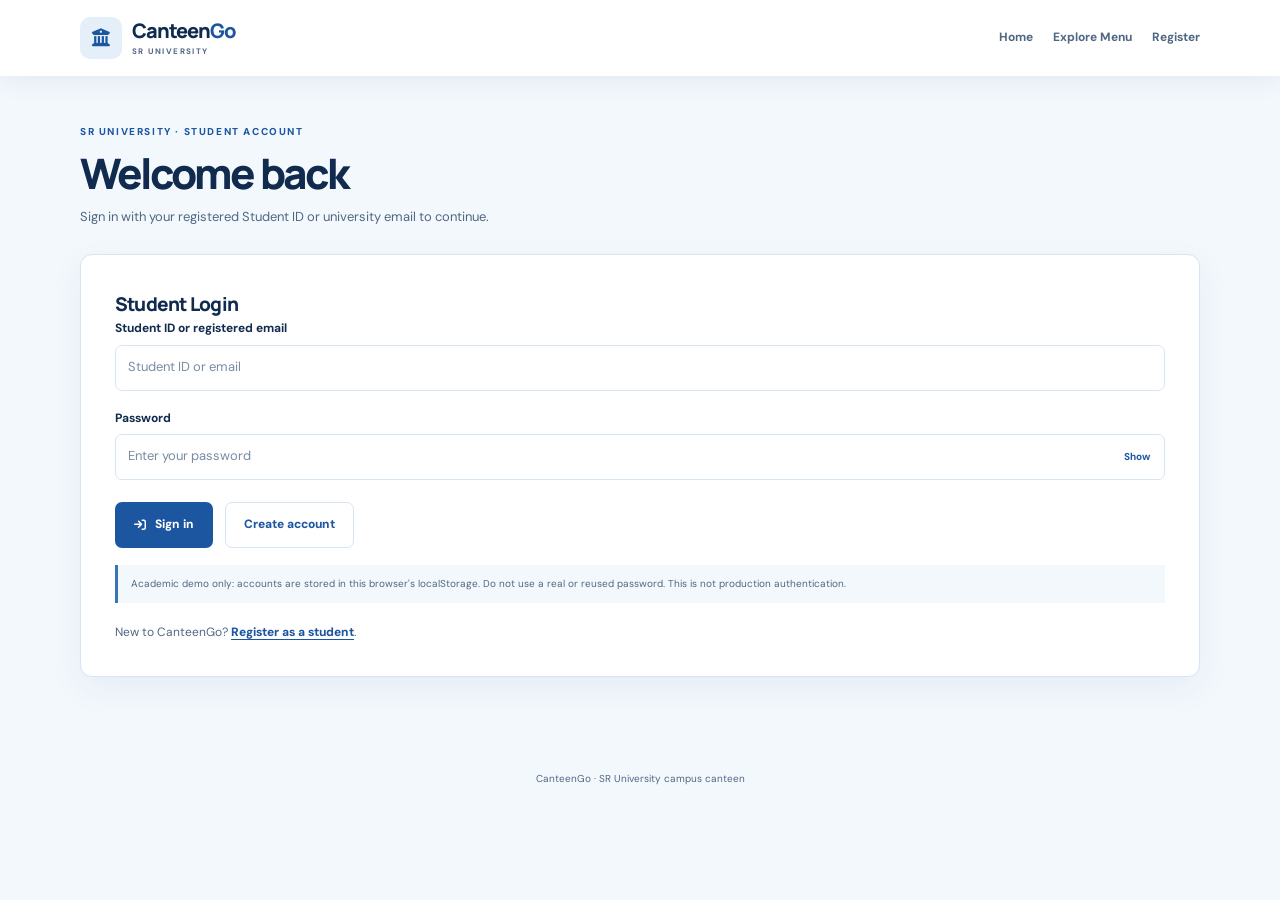
<file: frontend/student/order-confirmation.html>
<!DOCTYPE html>
<html lang="en">
<head>
  <meta charset="UTF-8">
  <meta name="viewport" content="width=device-width, initial-scale=1.0">
  <meta name="theme-color" content="#102b4e">
  <meta name="description" content="CanteenGo order confirmation, payment status and pickup token.">
  <title>Order Confirmation | CanteenGo</title>
  <link rel="preconnect" href="https://fonts.googleapis.com">
  <link rel="preconnect" href="https://fonts.gstatic.com" crossorigin>
  <link href="https://fonts.googleapis.com/css2?family=DM+Sans:wght@400;500;600;700&family=Manrope:wght@400;500;600;700;800&display=swap" rel="stylesheet">
  <link rel="stylesheet" href="https://cdnjs.cloudflare.com/ajax/libs/font-awesome/6.5.2/css/all.min.css">
  <link rel="stylesheet" href="../css/student-flow.css">
  <script src="../js/canteengo-data.js" defer></script>
  <script src="../js/order-confirmation.js" defer></script>
</head>
<body>
  <header class="flow-header flow-no-print">
    <nav class="flow-nav" aria-label="Main navigation">
      <a class="flow-brand" href="../index.html" aria-label="CanteenGo home">
        <span class="flow-brand-icon" aria-hidden="true"><i class="fa-solid fa-building-columns"></i></span>
        <span class="flow-brand-copy"><strong>Canteen<span>Go</span></strong><small>SR UNIVERSITY</small></span>
      </a>
      <div class="flow-nav-links">
        <a href="menu.html">Menu</a>
        <a href="dashboard.html">My Dashboard</a>
      </div>
    </nav>
  </header>

  <main class="flow-main">
    <div class="flow-message" id="confirmation-message" role="status" aria-live="polite" hidden></div>
    <section class="flow-card flow-receipt" id="receipt" aria-labelledby="confirmation-title" hidden>
      <div class="flow-receipt-header">
        <p class="flow-eyebrow">SR UNIVERSITY CAMPUS CANTEEN</p>
        <h1 id="confirmation-title">Your order is placed</h1>
        <p>Show your pickup token when you collect your order.</p>
        <div class="flow-token" id="pickup-token"></div>
      </div>
      <div class="flow-receipt-body">
        <div class="flow-receipt-meta" id="order-details"></div>
        <table class="flow-table">
          <thead>
            <tr><th>Item</th><th>Qty</th><th>Price</th><th>Total</th></tr>
          </thead>
          <tbody id="receipt-items"></tbody>
        </table>
        <div class="flow-receipt-totals">
          <div class="flow-total-row"><span>Subtotal</span><strong id="receipt-subtotal">₹0</strong></div>
          <div class="flow-total-row"><span>Applicable charges</span><strong id="receipt-charges">₹0</strong></div>
          <div class="flow-total-row flow-total-grand"><span>Total amount</span><strong id="receipt-total">₹0</strong></div>
        </div>
        <div class="flow-section-title flow-receipt-status"><h2>Order status</h2><span class="flow-badge" id="order-status"></span></div>
        <ol class="flow-status-list" id="order-status-list"></ol>
        <div class="flow-actions flow-no-print flow-receipt-actions">
          <button class="flow-button" id="print-receipt" type="button"><i class="fa-solid fa-print" aria-hidden="true"></i> Print Receipt</button>
          <a class="flow-button flow-button-secondary" href="menu.html">Back to Menu</a>
          <a class="flow-button flow-button-secondary" href="dashboard.html">View My Orders</a>
        </div>
      </div>
    </section>
  </main>
  <footer class="flow-footer flow-no-print">CanteenGo · SR University campus canteen</footer>
</body>
</html>
</file>
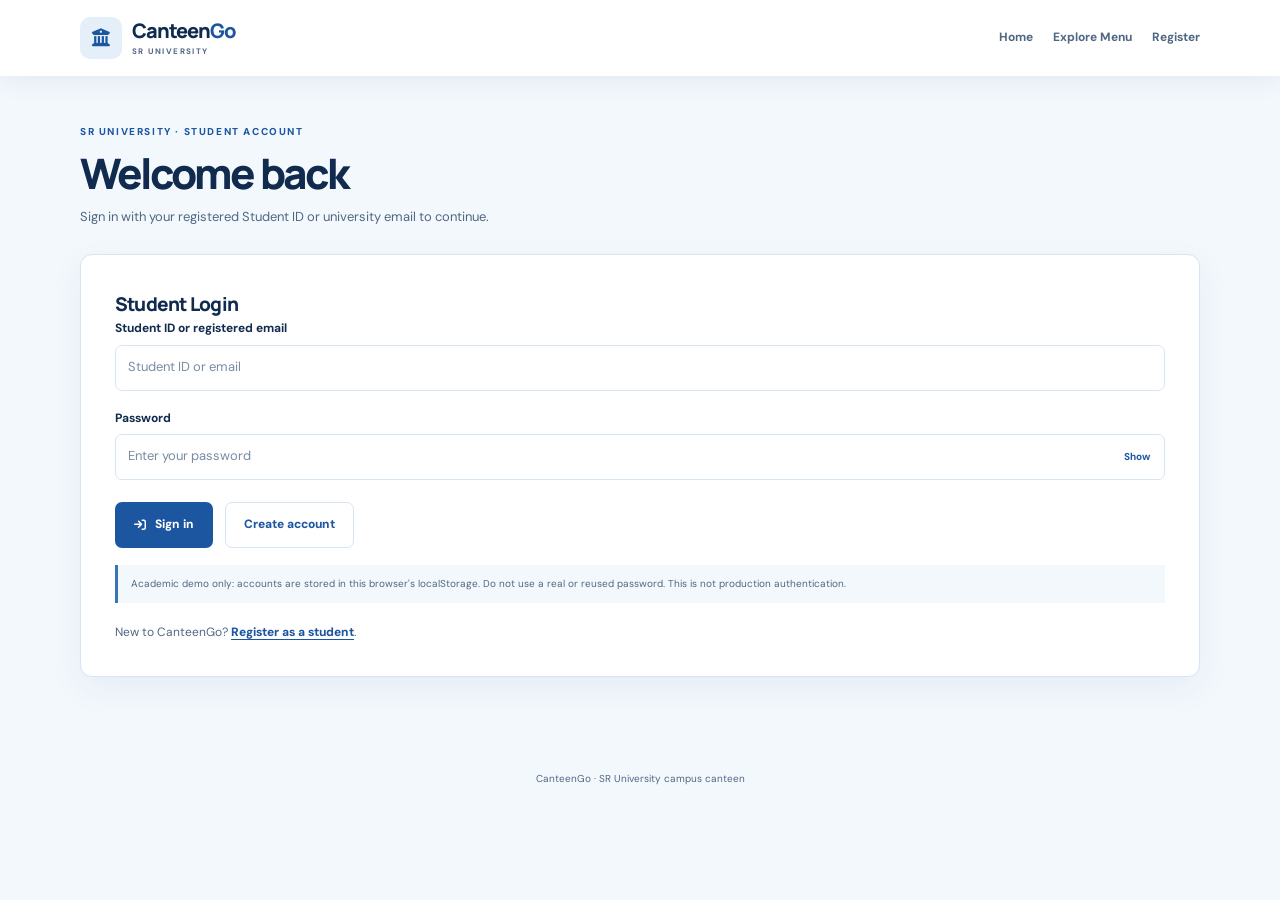
<file: frontend/student/payment.html>
<!DOCTYPE html>
<html lang="en">
<head>
  <meta charset="UTF-8">
  <meta name="viewport" content="width=device-width, initial-scale=1.0">
  <meta name="theme-color" content="#102b4e">
  <meta name="description" content="CanteenGo local simulated payment demonstration.">
  <title>Demo Payment | CanteenGo</title>
  <link rel="preconnect" href="https://fonts.googleapis.com">
  <link rel="preconnect" href="https://fonts.gstatic.com" crossorigin>
  <link href="https://fonts.googleapis.com/css2?family=DM+Sans:wght@400;500;600;700&family=Manrope:wght@400;500;600;700;800&display=swap" rel="stylesheet">
  <link rel="stylesheet" href="https://cdnjs.cloudflare.com/ajax/libs/font-awesome/6.5.2/css/all.min.css">
  <link rel="stylesheet" href="../css/student-flow.css">
  <script src="../js/canteengo-data.js" defer></script>
  <script src="../js/payment.js" defer></script>
</head>
<body>
  <header class="flow-header">
    <nav class="flow-nav" aria-label="Main navigation">
      <a class="flow-brand" href="../index.html" aria-label="CanteenGo home">
        <span class="flow-brand-icon" aria-hidden="true"><i class="fa-solid fa-building-columns"></i></span>
        <span class="flow-brand-copy"><strong>Canteen<span>Go</span></strong><small>SR UNIVERSITY</small></span>
      </a>
      <div class="flow-nav-links">
        <a href="checkout.html">Back to Checkout</a>
        <a href="dashboard.html">My Dashboard</a>
      </div>
    </nav>
  </header>

  <main class="flow-main">
    <div class="flow-heading">
      <p class="flow-eyebrow">LOCAL DEMONSTRATION ONLY</p>
      <h1>Simulated payment</h1>
      <p>This project does not connect to a bank or payment service. No money is transferred.</p>
    </div>
    <div class="flow-message is-error" id="payment-page-message" role="status" aria-live="polite" hidden></div>
    <div class="flow-layout payment-layout" id="payment-page-content" hidden>
      <section class="flow-card flow-card-pad" aria-labelledby="payment-options-title">
        <div class="flow-section-title">
          <h2 id="payment-options-title">Choose a demo method</h2>
          <span class="flow-badge">DEMO / SIMULATED PAYMENT</span>
        </div>
        <p class="flow-demo-note payment-warning">Use the fixed demo values shown below only. Do not enter real payment details. The simulator never sends or saves payment credentials.</p>

        <fieldset class="payment-method-options">
          <legend class="flow-label">Payment method</legend>
          <label class="flow-radio">
            <input type="radio" name="paymentMethod" value="upi" checked>
            <span><strong>UPI</strong><small>Illustrative demo UPI flow. No UPI app will open.</small></span>
          </label>
          <label class="flow-radio">
            <input type="radio" name="paymentMethod" value="debit">
            <span><strong>Debit Card</strong><small>Fixed dummy details for classroom testing only.</small></span>
          </label>
          <label class="flow-radio">
            <input type="radio" name="paymentMethod" value="credit">
            <span><strong>Credit Card</strong><small>Fixed dummy details for classroom testing only.</small></span>
          </label>
        </fieldset>

        <div class="payment-method-panel" id="upi-panel">
          <div class="payment-method-panel-copy">
            <h3>Demo UPI</h3>
            <p>This ID is fictional and cannot receive money.</p>
            <div class="flow-field">
              <label for="demo-upi-id">Demo UPI ID</label>
              <input id="demo-upi-id" type="text" value="demo@canteengo.invalid" readonly aria-readonly="true">
            </div>
          </div>
          <div class="demo-qr-wrap">
            <div class="demo-qr" role="img" aria-label="Decorative demo QR illustration; not scannable">
              <span>DEMO</span>
            </div>
            <small>Illustration only · not scannable</small>
          </div>
        </div>

        <div class="payment-method-panel" id="card-panel" hidden>
          <div class="flow-grid">
            <div class="flow-field flow-field-full">
              <label for="demo-card-number">Dummy card number</label>
              <input id="demo-card-number" type="text" value="0000 0000 0000 0000" readonly aria-readonly="true">
            </div>
            <div class="flow-field flow-field-full">
              <label for="demo-card-name">Cardholder name</label>
              <input id="demo-card-name" type="text" value="DEMO STUDENT" readonly aria-readonly="true">
            </div>
            <div class="flow-field">
              <label for="demo-card-expiry">Expiry date</label>
              <input id="demo-card-expiry" type="text" value="12/99" readonly aria-readonly="true">
            </div>
            <div class="flow-field">
              <label for="demo-card-cvv">Dummy CVV</label>
              <input id="demo-card-cvv" type="text" value="000" readonly aria-readonly="true">
            </div>
          </div>
          <p class="flow-help">These fixed placeholders are not valid payment credentials and are not submitted or stored.</p>
        </div>

        <fieldset class="payment-simulator-controls">
          <legend class="flow-label">Choose the simulator test result</legend>
          <p class="flow-help">This test control determines the local demonstration outcome only.</p>
          <div class="payment-outcome-options">
            <label class="flow-radio">
              <input type="radio" name="simulatedOutcome" value="success" checked>
              <span><strong>Simulate success</strong></span>
            </label>
            <label class="flow-radio">
              <input type="radio" name="simulatedOutcome" value="failure">
              <span><strong>Simulate failure</strong></span>
            </label>
          </div>
        </fieldset>

        <div class="payment-processing" id="payment-processing" role="status" aria-live="polite" hidden>
          <span class="payment-spinner" aria-hidden="true"></span>
          <span>Processing simulated payment…</span>
        </div>
        <div class="flow-actions">
          <button class="flow-button" id="pay-now-button" type="button">Pay Now · Simulated</button>
          <a class="flow-button flow-button-secondary" href="checkout.html">Back to Checkout</a>
        </div>
      </section>

      <aside class="flow-card flow-card-pad" aria-labelledby="payment-summary-title">
        <div class="flow-section-title">
          <h2 id="payment-summary-title">Order summary</h2>
          <span class="flow-badge" id="payment-amount-badge">DEMO</span>
        </div>
        <div class="payment-student" id="payment-student"></div>
        <div id="payment-items"></div>
        <div class="flow-total-row"><span>Subtotal</span><strong id="payment-subtotal">₹0</strong></div>
        <div class="flow-total-row"><span>Applicable charges</span><strong id="payment-charges">₹0</strong></div>
        <div class="flow-total-row flow-total-grand"><span>Total</span><strong id="payment-total">₹0</strong></div>
        <div class="payment-pickup" id="payment-pickup"></div>
        <p class="flow-demo-note">No order or pickup token is created unless the local simulator returns success.</p>
      </aside>
    </div>
  </main>
  <footer class="flow-footer">CanteenGo · SR University campus canteen</footer>
</body>
</html>
</file>
<file: frontend/css/student-flow.css>
:root {
  color-scheme: light;
  --flow-navy: #102b4e;
  --flow-royal: #1c56a0;
  --flow-blue: #3775b7;
  --flow-white: #fff;
  --flow-ice: #f3f8fd;
  --flow-ice-strong: #e5eff9;
  --flow-ink-soft: #506782;
  --flow-line: #d7e4f1;
  --flow-shadow: 16, 49, 86;
  font-family: "DM Sans", sans-serif;
}

* { box-sizing: border-box; }
body { min-width: 320px; min-height: 100vh; margin: 0; background: var(--flow-ice); color: var(--flow-navy); font-family: "DM Sans", sans-serif; font-size: 15px; line-height: 1.6; -webkit-font-smoothing: antialiased; }
button, input, select, textarea { font: inherit; }
button, a { -webkit-tap-highlight-color: transparent; }
a { color: inherit; text-decoration: none; }
button:focus-visible, a:focus-visible, input:focus-visible, select:focus-visible, textarea:focus-visible { outline: 3px solid #87b9e8; outline-offset: 3px; }
img { display: block; max-width: 100%; }
[hidden] { display: none !important; }

.flow-header { background: var(--flow-white); box-shadow: 0 5px 24px rgba(var(--flow-shadow), .07); }
.flow-nav { display: flex; width: min(1120px, calc(100% - 48px)); min-height: 76px; align-items: center; justify-content: space-between; gap: 18px; margin: 0 auto; }
.flow-brand { display: inline-flex; align-items: center; gap: 10px; }
.flow-brand-icon { display: grid; width: 42px; height: 42px; place-items: center; border-radius: 10px; background: var(--flow-ice-strong); color: var(--flow-royal); font-size: 18px; }
.flow-brand-copy { display: flex; flex-direction: column; line-height: 1.1; }
.flow-brand-copy strong { color: var(--flow-navy); font-family: "Manrope", sans-serif; font-size: 20px; font-weight: 800; letter-spacing: -.05em; }
.flow-brand-copy strong span { color: var(--flow-royal); }
.flow-brand-copy small { margin-top: 5px; color: var(--flow-ink-soft); font-size: 8px; font-weight: 700; letter-spacing: .18em; }
.flow-nav-links { display: flex; align-items: center; gap: 20px; }
.flow-nav-links a { color: var(--flow-ink-soft); font-size: 12px; font-weight: 700; }
.flow-nav-links a:hover { color: var(--flow-royal); }
.flow-nav-links .flow-remove { margin: 0; color: var(--flow-royal); }

.flow-main { width: min(1120px, calc(100% - 48px)); margin: 0 auto; padding: 48px 0 72px; }
.flow-heading { margin: 0 0 26px; }
.flow-eyebrow { margin: 0 0 9px; color: var(--flow-royal); font-size: 10px; font-weight: 800; letter-spacing: .16em; }
.flow-heading h1 { margin: 0; color: var(--flow-navy); font-family: "Manrope", sans-serif; font-size: clamp(30px, 4vw, 42px); font-weight: 800; letter-spacing: -.055em; line-height: 1.15; }
.flow-heading > p:last-child { max-width: 680px; margin: 10px 0 0; color: var(--flow-ink-soft); font-size: 13px; }
.flow-card { border: 1px solid var(--flow-line); border-radius: 12px; background: var(--flow-white); box-shadow: 0 12px 35px rgba(var(--flow-shadow), .06); }
.flow-card-pad { padding: clamp(20px, 4vw, 34px); }
.flow-grid { display: grid; grid-template-columns: repeat(2, minmax(0, 1fr)); gap: 18px; }
.flow-field { display: flex; min-width: 0; flex-direction: column; gap: 6px; }
.flow-field-full { grid-column: 1 / -1; }
.flow-field label, .flow-label { color: var(--flow-navy); font-size: 12px; font-weight: 700; }
.flow-field input, .flow-field select, .flow-field textarea { width: 100%; min-height: 46px; padding: 10px 12px; border: 1px solid var(--flow-line); border-radius: 7px; background: var(--flow-white); color: var(--flow-navy); font-size: 13px; }
.flow-field textarea { min-height: 96px; resize: vertical; }
.flow-field input::placeholder, .flow-field textarea::placeholder { color: #788ca3; }
.flow-help { color: var(--flow-ink-soft); font-size: 10px; }
.flow-field-error { min-height: 0; color: var(--flow-royal); font-size: 10px; }
.flow-field-error:not(:empty) { min-height: 16px; }
.flow-password-wrap { position: relative; }
.flow-password-wrap input { padding-right: 74px; }
.flow-password-toggle { position: absolute; top: 50%; right: 7px; padding: 6px 8px; border: 0; border-radius: 5px; background: transparent; color: var(--flow-royal); font-size: 10px; font-weight: 700; cursor: pointer; transform: translateY(-50%); }
.flow-password-toggle:hover { background: var(--flow-ice); }
.flow-actions { display: flex; flex-wrap: wrap; align-items: center; gap: 12px; margin-top: 22px; }
.flow-button { display: inline-flex; min-height: 46px; align-items: center; justify-content: center; gap: 9px; padding: 0 18px; border: 1px solid transparent; border-radius: 7px; background: var(--flow-royal); color: var(--flow-white); font-size: 12px; font-weight: 800; cursor: pointer; transition: background .2s ease, transform .2s ease; }
.flow-button:hover:not(:disabled) { background: var(--flow-navy); transform: translateY(-1px); }
.flow-button:disabled { opacity: .6; cursor: wait; }
.flow-button-secondary { border-color: var(--flow-line); background: var(--flow-white); color: var(--flow-royal); }
.flow-button-secondary:hover:not(:disabled) { border-color: var(--flow-royal); background: var(--flow-ice); color: var(--flow-navy); }
.flow-message { margin: 0 0 18px; padding: 12px 14px; border: 1px solid var(--flow-line); border-radius: 7px; background: var(--flow-ice); color: var(--flow-navy); font-size: 12px; }
.flow-message[hidden] { display: none; }
.flow-message.is-error { border-color: #9eb9d5; background: #edf4fb; }
.flow-message.is-success { border-color: #9eb9d5; background: #edf4fb; }
.flow-switch { margin: 20px 0 0; color: var(--flow-ink-soft); font-size: 12px; }
.flow-switch a { color: var(--flow-royal); font-weight: 800; text-decoration: underline; text-underline-offset: 3px; }
.flow-demo-note { margin: 17px 0 0; padding: 11px 13px; border-left: 3px solid var(--flow-blue); background: var(--flow-ice); color: var(--flow-ink-soft); font-size: 10px; line-height: 1.6; }
.flow-toolbar { display: flex; align-items: center; justify-content: space-between; gap: 14px; margin-bottom: 20px; }
.flow-toolbar h2, .flow-card h2 { margin: 0; color: var(--flow-navy); font-family: "Manrope", sans-serif; font-size: 19px; font-weight: 800; letter-spacing: -.04em; }
.flow-section-title { display: flex; align-items: center; justify-content: space-between; gap: 12px; margin: 0 0 16px; }
.flow-muted { color: var(--flow-ink-soft); font-size: 11px; }
.flow-layout { display: grid; grid-template-columns: minmax(0, 1.5fr) minmax(280px, .85fr); align-items: start; gap: 20px; }
.flow-stack { display: grid; gap: 18px; }
.flow-order-line { display: grid; grid-template-columns: 76px minmax(0, 1fr) auto; align-items: center; gap: 14px; padding: 14px 0; border-bottom: 1px solid var(--flow-ice-strong); }
.flow-order-line:last-child { border-bottom: 0; }
.flow-order-line img { width: 76px; height: 68px; border-radius: 7px; background: var(--flow-ice); object-fit: cover; }
.flow-order-line h3 { margin: 0 0 3px; color: var(--flow-navy); font-size: 13px; font-weight: 800; }
.flow-order-line p { margin: 0; color: var(--flow-ink-soft); font-size: 10px; }
.flow-line-price { color: var(--flow-navy); font-size: 12px; font-weight: 800; white-space: nowrap; }
.flow-quantity { display: inline-flex; align-items: center; gap: 8px; margin-top: 7px; }
.flow-quantity button { display: grid; width: 27px; height: 27px; place-items: center; border: 1px solid var(--flow-line); border-radius: 5px; background: var(--flow-white); color: var(--flow-royal); cursor: pointer; }
.flow-quantity button:hover { background: var(--flow-ice); }
.flow-quantity span { min-width: 15px; color: var(--flow-navy); font-size: 11px; font-weight: 800; text-align: center; }
.flow-remove { display: block; margin-top: 5px; padding: 0; border: 0; background: none; color: var(--flow-royal); font-size: 10px; font-weight: 700; text-decoration: underline; cursor: pointer; }
.flow-total-row { display: flex; justify-content: space-between; gap: 10px; padding: 8px 0; color: var(--flow-ink-soft); font-size: 12px; }
.flow-total-row strong { color: var(--flow-navy); font-weight: 800; }
.flow-total-grand { margin-top: 5px; padding-top: 13px; border-top: 1px solid var(--flow-line); color: var(--flow-navy); font-size: 14px; font-weight: 800; }
.flow-total-grand strong { font-family: "Manrope", sans-serif; font-size: 20px; }
.flow-radio-list { display: grid; gap: 10px; }
.flow-payment-section { margin-top: 26px; }
.flow-radio { display: flex; align-items: flex-start; gap: 10px; padding: 13px; border: 1px solid var(--flow-line); border-radius: 8px; background: var(--flow-white); cursor: pointer; }
.flow-radio:has(input:checked) { border-color: var(--flow-royal); background: var(--flow-ice); }
.flow-radio input { margin-top: 4px; accent-color: var(--flow-royal); }
.flow-radio strong { display: block; color: var(--flow-navy); font-size: 12px; }
.flow-radio small { display: block; margin-top: 3px; color: var(--flow-ink-soft); font-size: 10px; line-height: 1.45; }
.flow-empty { padding: 30px 20px; border: 1px dashed #b9cde0; border-radius: 9px; background: var(--flow-white); color: var(--flow-ink-soft); font-size: 12px; text-align: center; }
.flow-status-list { display: grid; gap: 8px; margin: 14px 0 0; padding: 0; list-style: none; }
.flow-status-list li { padding: 9px 11px; border: 1px solid var(--flow-line); border-radius: 6px; background: var(--flow-white); color: var(--flow-ink-soft); font-size: 10px; }
.flow-status-list li.is-current { border-color: var(--flow-royal); background: var(--flow-ice); color: var(--flow-navy); font-weight: 800; }
.flow-token { display: inline-block; margin: 8px 0; padding: 6px 12px; border: 1px dashed var(--flow-royal); border-radius: 7px; background: var(--flow-ice); color: var(--flow-navy); font-family: "Manrope", sans-serif; font-size: 24px; font-weight: 800; letter-spacing: .12em; }
.flow-receipt { border-top: 3px solid var(--flow-royal); }
.flow-receipt-header { padding: 24px; border-bottom: 1px solid var(--flow-line); text-align: center; }
.flow-receipt-header h1 { margin: 0; color: var(--flow-navy); font-family: "Manrope", sans-serif; font-size: 23px; font-weight: 800; }
.flow-receipt-header h2 { margin: 0; font-family: "Manrope", sans-serif; font-size: 23px; }
.flow-receipt-header p { margin: 5px 0 0; color: var(--flow-ink-soft); font-size: 11px; }
.flow-receipt-body { padding: 22px 26px; }
.flow-receipt-meta { display: grid; grid-template-columns: repeat(2, minmax(0, 1fr)); gap: 14px; margin-bottom: 20px; }
.flow-receipt-meta div { min-width: 0; }
.flow-receipt-meta small { display: block; color: var(--flow-ink-soft); font-size: 9px; }
.flow-receipt-meta strong { display: block; overflow-wrap: anywhere; color: var(--flow-navy); font-size: 11px; }
.flow-receipt-totals { max-width: 330px; margin: 14px 0 0 auto; }
.flow-receipt-status { margin-top: 24px; }
.flow-receipt-actions { margin-top: 24px; }
.flow-table { width: 100%; border-collapse: collapse; }
.flow-table th, .flow-table td { padding: 10px 6px; border-bottom: 1px solid var(--flow-ice-strong); color: var(--flow-navy); font-size: 10px; text-align: left; }
.flow-table th { color: var(--flow-ink-soft); font-weight: 700; }
.flow-table th:last-child, .flow-table td:last-child { text-align: right; white-space: nowrap; }
.flow-dashboard-order { display: flex; align-items: center; justify-content: space-between; gap: 12px; padding: 15px 0; border-bottom: 1px solid var(--flow-ice-strong); }
.flow-dashboard-order:last-child { border: 0; }
.flow-dashboard-order h3 { margin: 0; color: var(--flow-navy); font-size: 13px; }
.flow-dashboard-order p { margin: 4px 0 0; color: var(--flow-ink-soft); font-size: 10px; }
.flow-dashboard-order > div:last-child { display: flex; align-items: flex-end; flex-direction: column; gap: 8px; }
.flow-dashboard-order .flow-button { min-height: 36px; padding: 0 11px; font-size: 10px; }
.flow-badge { display: inline-flex; align-items: center; padding: 5px 8px; border: 1px solid var(--flow-line); border-radius: 30px; background: var(--flow-ice); color: var(--flow-navy); font-size: 9px; font-weight: 800; white-space: nowrap; }
.payment-warning { margin: 0 0 20px; }
.payment-method-options, .payment-simulator-controls { min-width: 0; margin: 20px 0; padding: 0; border: 0; }
.payment-method-options legend, .payment-simulator-controls legend { margin-bottom: 9px; }
.payment-method-panel { display: grid; grid-template-columns: minmax(0, 1fr) 150px; align-items: center; gap: 20px; padding: 18px; border: 1px solid var(--flow-line); border-radius: 8px; background: var(--flow-ice); }
.payment-method-panel h3 { margin: 0; color: var(--flow-navy); font-family: "Manrope", sans-serif; font-size: 16px; }
.payment-method-panel p { margin: 4px 0 12px; color: var(--flow-ink-soft); font-size: 11px; }
.demo-qr-wrap { display: grid; justify-items: center; gap: 7px; }
.demo-qr-wrap small { color: var(--flow-ink-soft); font-size: 9px; text-align: center; }
.demo-qr { position: relative; display: grid; width: 124px; height: 124px; place-items: center; overflow: hidden; border: 8px solid var(--flow-white); outline: 1px solid var(--flow-line); background-color: var(--flow-white); background-image: repeating-conic-gradient(var(--flow-navy) 0 25%, var(--flow-white) 0 50%); background-size: 18px 18px; }
.demo-qr::before, .demo-qr::after { position: absolute; width: 27px; height: 27px; border: 5px solid var(--flow-navy); background: var(--flow-white); content: ""; }
.demo-qr::before { top: 5px; left: 5px; }
.demo-qr::after { right: 5px; bottom: 5px; }
.demo-qr span { z-index: 1; padding: 3px 5px; border: 1px solid var(--flow-royal); background: var(--flow-white); color: var(--flow-navy); font-size: 9px; font-weight: 800; letter-spacing: .08em; }
.payment-simulator-controls { padding: 14px; border: 1px solid var(--flow-line); border-radius: 8px; background: var(--flow-white); }
.payment-simulator-controls > .flow-help { margin: 0 0 10px; }
.payment-outcome-options { display: grid; grid-template-columns: repeat(2, minmax(0, 1fr)); gap: 10px; }
.payment-outcome-options .flow-radio { margin: 0; }
.payment-student { margin-bottom: 14px; padding: 10px 12px; border-radius: 6px; background: var(--flow-ice); }
.payment-student strong, .payment-student small, .payment-pickup small, .payment-pickup strong { display: block; }
.payment-student strong, .payment-pickup strong { color: var(--flow-navy); font-size: 11px; }
.payment-student small, .payment-pickup small { color: var(--flow-ink-soft); font-size: 9px; }
.payment-order-line { display: grid; grid-template-columns: 44px minmax(0, 1fr) auto; align-items: center; gap: 9px; padding: 10px 0; border-bottom: 1px solid var(--flow-ice-strong); }
.payment-order-line img { width: 44px; height: 42px; border-radius: 5px; background: var(--flow-ice); object-fit: cover; }
.payment-order-line strong { color: var(--flow-navy); font-size: 10px; }
.payment-order-line small { display: block; color: var(--flow-ink-soft); font-size: 9px; }
.payment-pickup { margin-top: 12px; padding: 10px 0; border-top: 1px solid var(--flow-line); }
.payment-processing { display: flex; align-items: center; gap: 10px; margin-top: 18px; padding: 12px; border: 1px solid var(--flow-line); border-radius: 7px; background: var(--flow-ice); color: var(--flow-navy); font-size: 12px; font-weight: 700; }
.payment-spinner { width: 18px; height: 18px; border: 2px solid var(--flow-ice-strong); border-top-color: var(--flow-royal); border-radius: 50%; animation: payment-spin .8s linear infinite; }
@keyframes payment-spin { to { transform: rotate(360deg); } }
.flow-footer { padding: 22px 24px; color: var(--flow-ink-soft); font-size: 10px; text-align: center; }

@media (max-width: 760px) {
  .flow-main { padding-top: 32px; }
  .flow-layout { grid-template-columns: 1fr; }
  .flow-toolbar { align-items: flex-start; flex-direction: column; }
}
@media (max-width: 560px) {
  .flow-nav, .flow-main { width: calc(100% - 32px); }
  .flow-nav { min-height: 66px; align-items: flex-start; flex-direction: column; padding: 12px 0; }
  .flow-nav-links { width: 100%; justify-content: space-between; gap: 8px; }
  .flow-nav-links a, .flow-nav-links .flow-remove { font-size: 10px; }
  .flow-grid { grid-template-columns: 1fr; gap: 13px; }
  .flow-field-full { grid-column: auto; }
  .flow-order-line { grid-template-columns: 56px minmax(0, 1fr) auto; gap: 9px; }
  .flow-order-line img { width: 56px; height: 56px; }
  .flow-order-line .flow-line-price { font-size: 10px; }
  .flow-receipt-body { padding: 18px 14px; }
  .flow-receipt-meta { gap: 11px; }
  .flow-actions > .flow-button { flex: 1 1 auto; }
  .flow-dashboard-order { align-items: flex-start; }
  .flow-dashboard-order > div:last-child { align-items: flex-end; }
  .payment-method-panel { grid-template-columns: 1fr; }
  .demo-qr-wrap { justify-items: start; }
  .payment-outcome-options { grid-template-columns: 1fr; }
}
@media (prefers-reduced-motion: reduce) {
  .payment-spinner { animation: none; }
}
@media print {
  body { background: #fff; }
  .flow-header, .flow-footer, .flow-no-print { display: none !important; }
  .flow-main { width: 100%; margin: 0; padding: 0; }
  .flow-card { border: 0; box-shadow: none; }
  .flow-receipt { border-top: 2px solid #102b4e; }
}
</file>
<file: frontend/css/splash.css>
body.intro-pending > :not(#splash-root),
body.intro-complete > :not(#splash-root) {
  transition: opacity .55s ease, visibility .55s ease;
}
body.intro-pending > :not(#splash-root) { opacity: 0; visibility: hidden; }
body.intro-complete > :not(#splash-root) { opacity: 1; visibility: visible; }

.splash-screen {
  position: fixed;
  z-index: 1000;
  inset: 0;
  display: grid;
  overflow: hidden;
  place-items: center;
  background:
    radial-gradient(ellipse at 50% 46%, rgba(255,255,255,.92) 0%, rgba(238,247,255,.88) 33%, transparent 72%),
    linear-gradient(135deg, #dceeff 0%, #edf7ff 47%, #d7ecff 100%);
  color: #174a7c;
  opacity: 0;
  visibility: hidden;
  transition: opacity .55s ease, visibility .55s ease;
}
.splash-screen.is-visible { opacity: 1; visibility: visible; }
.splash-screen.is-leaving { opacity: 0; visibility: hidden; pointer-events: none; }
.splash-glow { position: absolute; width: min(58vw, 700px); aspect-ratio: 1; border-radius: 50%; filter: blur(2px); pointer-events: none; }
.splash-glow-one { top: -34%; left: -13%; background: radial-gradient(circle, rgba(102,177,239,.22), transparent 68%); }
.splash-glow-two { right: -15%; bottom: -48%; background: radial-gradient(circle, rgba(132,207,231,.24), transparent 68%); }
.splash-particles { position: absolute; inset: 0; overflow: hidden; pointer-events: none; }
.splash-particle { position: absolute; top: var(--particle-y); left: var(--particle-x); width: var(--particle-size); height: var(--particle-size); border-radius: 50%; background: #fff; box-shadow: 0 0 8px 2px rgba(106,180,238,.5); opacity: 0; }
.splash-screen.is-running .splash-particle { animation: particle-float var(--particle-duration) var(--particle-delay) ease-in-out infinite; }
.splash-beam { position: absolute; top: 43%; left: -52vw; width: 48vw; height: 2px; opacity: 0; background: linear-gradient(90deg, transparent, rgba(255,255,255,.98), rgba(91,169,229,.5), transparent); box-shadow: 0 0 22px 4px rgba(106,184,239,.52); transform: rotate(-12deg); pointer-events: none; }
.splash-screen.is-running .splash-beam { animation: beam-travel 2.4s .35s ease-in-out both; }
.splash-content { position: relative; z-index: 1; display: flex; width: min(100% - 40px, 560px); align-items: center; flex-direction: column; padding: 36px 0; text-align: center; }
.university-lockup { display: flex; align-items: center; flex-direction: column; margin-bottom: 30px; }
.sru-logo-window { position: relative; width: 132px; height: 62px; overflow: hidden; clip-path: inset(0 100% 0 0); }
.sru-logo-image { position: absolute; top: -93px; left: -64px; width: 440px; max-width: none; height: auto; }
.university-caption { overflow: hidden; margin: 7px 0 0; color: #28557f; font-family: var(--font-heading); font-size: 11px; font-weight: 800; letter-spacing: .3em; opacity: 0; clip-path: inset(0 100% 0 0); }
.splash-screen.is-running .sru-logo-window { animation: logo-letters 1.5s .3s steps(3, end) forwards; }
.splash-screen.is-running .university-caption { animation: caption-reveal .72s 1.85s ease-out forwards; }
.canteengo-lockup { display: flex; align-items: center; justify-content: center; gap: 16px; }
.canteengo-symbol { width: 62px; height: 62px; overflow: visible; }
.canteengo-symbol circle, .canteengo-symbol path { fill: none; stroke-linecap: round; stroke-linejoin: round; }
.symbol-ring { stroke: rgba(37,103,158,.18); stroke-width: 1.5; stroke-dasharray: 170; stroke-dashoffset: 170; }
.symbol-steam { stroke: #77a939; stroke-width: 2; stroke-dasharray: 30; stroke-dashoffset: 30; }
.symbol-bowl { stroke: #225d91; stroke-width: 2.6; stroke-dasharray: 90; stroke-dashoffset: 90; }
.symbol-base { stroke: #77a939; stroke-width: 2.6; stroke-dasharray: 20; stroke-dashoffset: 20; }
.splash-screen.is-running .symbol-ring { animation: draw-symbol .9s 2.72s ease-out forwards; }
.splash-screen.is-running .symbol-steam { animation: draw-symbol .48s 2.92s ease-out forwards; }
.splash-screen.is-running .symbol-bowl { animation: draw-symbol .68s 3.08s ease-out forwards; }
.splash-screen.is-running .symbol-base { animation: draw-symbol .35s 3.57s ease-out forwards; }
.canteengo-wordmark { display: flex; align-items: baseline; color: #133f6d; font-family: var(--font-heading); font-size: clamp(30px, 5vw, 43px); font-weight: 800; letter-spacing: .07em; line-height: 1.1; }
.canteengo-wordmark span { display: inline-block; opacity: 0; transform: translateY(13px); }
.splash-screen.is-running .canteengo-wordmark span { animation: letter-rise .42s var(--letter-delay) cubic-bezier(.2,.8,.2,1) forwards; }
.splash-tagline { margin: 22px 0 0; color: #486982; font-size: clamp(10px, 2vw, 12px); font-weight: 700; letter-spacing: .15em; opacity: 0; transform: translateY(7px); }
.splash-screen.is-running .splash-tagline { animation: tagline-appear .7s 4.5s ease-out forwards; }
.splash-progress { width: min(270px, 72vw); height: 3px; margin-top: 37px; overflow: hidden; border-radius: 10px; background: rgba(56,112,159,.14); box-shadow: 0 0 0 1px rgba(56,112,159,.04); }
.splash-progress-fill { display: block; width: 0; height: 100%; border-radius: inherit; background: linear-gradient(90deg, #468cc2, #8cb649, #a5ce64); box-shadow: 0 0 12px rgba(105,170,89,.35); transition: width .08s linear; }
.splash-skip { position: absolute; right: max(22px, calc((100vw - 1180px) / 2)); bottom: max(20px, env(safe-area-inset-bottom)); z-index: 2; padding: 8px 11px; border: 1px solid rgba(47,98,141,.2); border-radius: 20px; background: rgba(255,255,255,.32); color: #456884; font-size: 10px; cursor: pointer; transition: background .2s ease, color .2s ease; }
.splash-skip:hover { background: rgba(255,255,255,.75); color: #173f70; }
.splash-replay { position: fixed; z-index: 40; right: 18px; bottom: 18px; padding: 8px 12px; border: 1px solid rgba(22,75,131,.2); border-radius: 20px; background: rgba(255,255,255,.9); color: #164b83; font-size: 11px; cursor: pointer; box-shadow: 0 4px 18px rgba(16,43,78,.1); }
.splash-replay[hidden] { display: none; }

@keyframes logo-letters { to { clip-path: inset(0 0 0 0); } }
@keyframes caption-reveal { from { opacity: 0; clip-path: inset(0 100% 0 0); } to { opacity: 1; clip-path: inset(0 0 0 0); } }
@keyframes draw-symbol { to { stroke-dashoffset: 0; } }
@keyframes letter-rise { to { opacity: 1; transform: translateY(0); } }
@keyframes tagline-appear { to { opacity: 1; transform: translateY(0); } }
@keyframes particle-float {
  0%, 100% { opacity: 0; transform: translate3d(0, 10px, 0) scale(.5); }
  35%, 65% { opacity: var(--particle-opacity); transform: translate3d(8px, -18px, 0) scale(1); }
}
@keyframes beam-travel {
  0% { opacity: 0; transform: translateX(0) rotate(-12deg); }
  20%, 76% { opacity: .9; }
  100% { opacity: 0; transform: translateX(205vw) rotate(-12deg); }
}

@media (max-width: 560px) {
  .splash-content { width: calc(100% - 32px); }
  .university-lockup { margin-bottom: 24px; }
  .sru-logo-window { transform: scale(.9); }
  .canteengo-lockup { gap: 11px; }
  .canteengo-symbol { width: 52px; height: 52px; }
  .canteengo-wordmark { font-size: clamp(26px, 8vw, 36px); }
  .splash-tagline { max-width: 300px; margin-top: 19px; line-height: 1.6; }
  .splash-progress { margin-top: 30px; }
}
@media (prefers-reduced-motion: reduce) {
  .splash-screen, .splash-screen.is-visible { display: none; }
}
</file>
<file: frontend/css/global.css>
:root {
  color-scheme: light;
  --navy: #102b4e;
  --blue: #164b83;
  --blue-deep: #103c6e;
  --blue-bright: #2764a2;
  --green: #b7df57;
  --green-deep: #648b24;
  --ink: #17283e;
  --muted: #6a788a;
  --line: #e8edf2;
  --paper: #ffffff;
  --wash: #f5f8fb;
  --container: 1180px;
  --font-body: "DM Sans", sans-serif;
  --font-heading: "Manrope", sans-serif;
}

* { box-sizing: border-box; }
html { scroll-behavior: smooth; scroll-padding-top: 90px; }
body { margin: 0; background: var(--paper); color: var(--ink); font-family: var(--font-body); font-size: 15px; line-height: 1.65; -webkit-font-smoothing: antialiased; }
img { display: block; max-width: 100%; }
a { color: inherit; text-decoration: none; }
button, a { -webkit-tap-highlight-color: transparent; }
button { font: inherit; }
.container { width: min(var(--container), calc(100% - 56px)); margin: 0 auto; }
.section { padding: 108px 0; }
.button { display: inline-flex; min-height: 54px; align-items: center; justify-content: center; gap: 12px; padding: 0 23px; border: 1px solid transparent; border-radius: 7px; font-size: 14px; font-weight: 700; transition: transform .2s ease, box-shadow .2s ease, background .2s ease; }
.button:hover { transform: translateY(-2px); }
.button:focus-visible, a:focus-visible, button:focus-visible { outline: 3px solid #85bafa; outline-offset: 3px; }
.button-primary { background: var(--blue); color: #fff; box-shadow: 0 7px 18px rgba(16, 60, 110, .15); }
.button-primary:hover { background: #0c345f; box-shadow: 0 10px 24px rgba(16, 60, 110, .23); }
.button-small { min-height: 43px; padding: 0 18px; font-size: 13px; }
.button-lime { background: var(--green); color: #183015; box-shadow: 0 8px 22px rgba(183, 223, 87, .18); }
.button-lime:hover { background: #c8ec72; box-shadow: 0 11px 26px rgba(183, 223, 87, .28); }
.eyebrow { display: flex; align-items: center; gap: 10px; margin: 0 0 17px; color: var(--blue); font-size: 11px; font-weight: 700; letter-spacing: .15em; line-height: 1.4; }
.eyebrow > span { width: 23px; height: 2px; background: #89b72f; }
.eyebrow-light { color: #d7e8f7; }
h1, h2, h3, p { margin-top: 0; }
h1, h2, h3 { font-family: var(--font-heading); }
h2 { margin-bottom: 20px; color: var(--navy); font-size: clamp(35px, 4vw, 48px); font-weight: 800; letter-spacing: -.055em; line-height: 1.13; }
h2 em { color: var(--blue-bright); font-style: normal; }
.section-heading > p:not(.eyebrow) { margin: 0; color: var(--muted); }
.section-heading.centered { max-width: 620px; margin: 0 auto 48px; text-align: center; }
.section-heading.centered .eyebrow { justify-content: center; }
.section-heading.centered h2 { margin-bottom: 15px; }

@media (max-width: 720px) {
  .container { width: min(100% - 40px, var(--container)); }
  .section { padding: 76px 0; }
  .section-heading.centered { margin-bottom: 34px; }
}

@media (prefers-reduced-motion: reduce) {
  *, *::before, *::after { scroll-behavior: auto !important; animation-duration: .01ms !important; animation-iteration-count: 1 !important; transition-duration: .01ms !important; }
}
</file>
<file: frontend/css/about-canteen.css>
:root {
  --about-navy: #102b4e;
  --about-blue: #164b83;
  --about-bright: #2764a2;
  --about-light: #edf4fb;
  --about-line: #e2eaf2;
  --about-muted: #63758a;
}

body { color: #17283e; }
.eyebrow > span { background: #71a0d4; }
.eyebrow-on-dark { color: #d7e8f7; }
.eyebrow-on-dark > span { background: #a9c8e8; }
h2 em { color: var(--about-bright); }

.site-header { position: relative; z-index: 20; background: #fff; box-shadow: 0 5px 25px rgba(18, 46, 77, .06); }
.topline { min-height: 34px; background: var(--about-blue); color: #dbe8f6; font-size: 11px; }
.topline-inner { display: flex; min-height: 34px; align-items: center; justify-content: space-between; gap: 16px; }
.topline i { margin-right: 7px; color: #bfd5ec; }
.main-nav { position: relative; z-index: 20; display: flex; min-height: 82px; align-items: center; justify-content: space-between; }
.brand { display: inline-flex; flex: 0 0 auto; align-items: center; gap: 11px; }
.brand-symbol { display: grid; width: 43px; height: 43px; place-items: center; border-radius: 12px; background: #eaf2fa; color: var(--about-blue); font-size: 19px; }
.brand-copy { display: flex; flex-direction: column; line-height: 1.1; }
.brand-copy strong { color: var(--about-navy); font-family: var(--font-heading); font-size: 21px; font-weight: 800; letter-spacing: -.06em; }
.brand-copy strong span { color: var(--about-bright); }
.brand-copy small { margin-top: 5px; color: #7d8b9b; font-size: 8px; font-weight: 700; letter-spacing: .18em; }
.nav-links { display: flex; align-items: center; gap: clamp(12px, 1.8vw, 23px); }
.nav-link, .nav-login { color: #435367; font-size: 12px; font-weight: 600; transition: color .2s ease; white-space: nowrap; }
.nav-link:hover, .nav-link.active, .nav-login:hover { color: var(--about-bright); }
.nav-actions { display: flex; align-items: center; gap: 15px; margin-left: 2px; }
.menu-toggle { display: none; border: 0; background: none; color: var(--about-navy); font-size: 21px; cursor: pointer; }
.site-header .button-primary { background: var(--about-blue); color: #fff; }

.about-hero { position: relative; display: flex; min-height: 570px; align-items: center; overflow: hidden; background: var(--about-navy); color: #fff; }
.about-hero-image, .about-hero-shade { position: absolute; inset: 0; width: 100%; height: 100%; }
.about-hero-image { object-fit: cover; object-position: center 54%; }
.about-hero-shade { background: linear-gradient(90deg, rgba(7, 25, 45, .88) 0%, rgba(12, 39, 67, .72) 48%, rgba(13, 43, 74, .24) 100%), linear-gradient(0deg, rgba(8, 24, 42, .3), transparent 44%); }
.about-hero-content { position: relative; z-index: 1; padding-top: 72px; padding-bottom: 74px; }
.about-hero .eyebrow { margin-bottom: 21px; }
.about-hero h1 { max-width: 760px; margin: 0 0 20px; color: #fff; font-size: clamp(45px, 6vw, 72px); font-weight: 800; letter-spacing: -.065em; line-height: 1.06; }
.about-hero h1 em { color: #d2e7fb; font-style: normal; }
.about-hero-content > p:not(.eyebrow) { max-width: 510px; margin-bottom: 27px; color: rgba(255,255,255,.84); font-size: 17px; line-height: 1.75; }
.about-hero-actions { display: flex; flex-wrap: wrap; gap: 12px; }
.about-hero .button-primary { background: #2764a2; box-shadow: 0 8px 22px rgba(4, 23, 45, .2); }
.about-button-outline { border-color: rgba(255,255,255,.6); background: rgba(255,255,255,.08); color: #fff; }
.about-button-outline:hover { background: rgba(255,255,255,.17); }

.section { padding: 92px 0; }
.canteen-intro { background: #fff; }
.intro-layout { display: grid; grid-template-columns: .9fr 1.1fr; align-items: center; gap: 76px; }
.intro-copy h2, .story-copy h2, .facilities-copy h2, .payment-copy h2 { margin-bottom: 17px; color: var(--about-navy); font-size: clamp(33px, 4vw, 46px); }
.intro-copy > p:last-child, .story-copy > p:not(.eyebrow), .facilities-copy > p:not(.eyebrow) { margin: 0; color: var(--about-muted); font-size: 15px; line-height: 1.85; }
.canteen-facts { display: grid; grid-template-columns: repeat(2, 1fr); gap: 13px; margin: 0; }
.canteen-facts > div { min-height: 116px; padding: 20px 21px; border: 1px solid var(--about-line); border-radius: 10px; background: #fff; box-shadow: 0 8px 24px rgba(16, 43, 78, .035); }
.canteen-facts dt { display: flex; align-items: center; gap: 9px; margin-bottom: 9px; color: var(--about-blue); font-size: 12px; font-weight: 700; }
.canteen-facts dt i { width: 17px; text-align: center; }
.canteen-facts dd { margin: 0; color: var(--about-navy); font-size: 13px; font-weight: 700; line-height: 1.55; }

.availability-section, .dining-section, .popular-items-section, .workflow-section { background: #f5f8fc; }
.section-heading.centered { max-width: 680px; }
.availability-grid { display: grid; grid-template-columns: repeat(5, 1fr); gap: 15px; }
.availability-card { min-height: 155px; padding: 24px 16px; border: 1px solid var(--about-line); border-radius: 10px; background: #fff; text-align: center; transition: transform .2s ease, box-shadow .2s ease; }
.availability-card:hover, .popular-item:hover { transform: translateY(-4px); box-shadow: 0 13px 28px rgba(16, 43, 78, .09); }
.availability-card > span, .popular-item > span { display: grid; width: 53px; height: 53px; place-items: center; margin: 0 auto 13px; border-radius: 15px; background: var(--about-light); color: var(--about-blue); font-size: 21px; }
.availability-card h3, .popular-item h3 { margin: 0; color: var(--about-navy); font-size: 14px; font-weight: 800; }

.story-section { background: #fff; }
.story-layout, .facilities-layout { display: grid; grid-template-columns: 1.04fr .96fr; align-items: center; gap: 77px; }
.story-layout-reverse { grid-template-columns: .96fr 1.04fr; }
.story-layout-reverse .story-image-wrap { grid-column: 2; grid-row: 1; }
.story-layout-reverse .story-copy { grid-column: 1; grid-row: 1; }
.story-image-wrap { position: relative; min-width: 0; overflow: hidden; border-radius: 12px; background: #d8e5f1; box-shadow: 0 17px 40px rgba(16, 43, 78, .12); }
.story-image-wrap img { width: 100%; height: 390px; object-fit: cover; object-position: center; }
.story-section .story-image-wrap img { object-position: center 48%; }
.dining-section .story-image-wrap img { object-position: center 46%; }
.image-caption { position: absolute; right: 15px; bottom: 15px; display: flex; align-items: center; gap: 8px; padding: 9px 13px; border: 1px solid rgba(255,255,255,.55); border-radius: 6px; background: rgba(255,255,255,.95); color: var(--about-navy); font-size: 11px; font-weight: 700; box-shadow: 0 6px 18px rgba(9, 29, 49, .1); }
.image-caption i { color: var(--about-blue); }
.story-copy .eyebrow, .facilities-copy .eyebrow { margin-bottom: 15px; }
.story-copy .text-link { margin-top: 22px; color: var(--about-blue); }
.facilities-section { background: #fff; }
.facilities-layout { grid-template-columns: 1fr 1fr; }
.facilities-image img { height: 410px; object-position: center 57%; }
.facilities-copy > p:not(.eyebrow) { margin-bottom: 20px; }
.facility-list { display: grid; grid-template-columns: repeat(2, 1fr); gap: 12px 18px; margin: 0; padding: 0; list-style: none; }
.facility-list li { display: flex; align-items: flex-start; gap: 9px; color: #40546b; font-size: 13px; font-weight: 600; }
.facility-list i { margin-top: 4px; color: var(--about-blue); font-size: 11px; }

.popular-items-section { padding-top: 86px; }
.heading-row { display: flex; align-items: end; justify-content: space-between; gap: 22px; margin-bottom: 13px; }
.heading-row h2 { margin-bottom: 0; }
.menu-availability-note { max-width: 740px; margin: 0 0 28px; color: var(--about-muted); font-size: 13px; }
.popular-items-grid { display: grid; grid-template-columns: repeat(4, 1fr); gap: 14px; }
.popular-item { min-height: 153px; display: flex; flex-direction: column; align-items: center; justify-content: center; padding: 19px 13px; border: 1px solid var(--about-line); border-radius: 10px; background: #fff; text-align: center; transition: transform .2s ease, box-shadow .2s ease; }
.popular-item > span { width: 46px; height: 46px; margin-bottom: 11px; border-radius: 13px; font-size: 18px; }
.desktop-menu-link { margin-bottom: 8px; color: var(--about-blue); white-space: nowrap; }
.mobile-menu-link { display: none; }

.payment-section { padding: 78px 0; background: #fff; }
.payment-panel { display: grid; grid-template-columns: 1.1fr .9fr; align-items: center; gap: 22px 40px; padding: 42px 48px; border-radius: 14px; background: var(--about-navy); color: #fff; }
.payment-copy .eyebrow { margin-bottom: 13px; }
.payment-copy h2 { margin-bottom: 11px; color: #fff; font-size: clamp(30px, 3.5vw, 40px); }
.payment-copy h2 em { color: #c9def3; }
.payment-copy > p:last-child { max-width: 480px; margin: 0; color: rgba(255,255,255,.75); font-size: 13px; line-height: 1.75; }
.payment-methods { display: flex; flex-wrap: wrap; justify-content: flex-end; gap: 10px; }
.payment-methods span { display: inline-flex; min-width: 100px; min-height: 54px; align-items: center; justify-content: center; gap: 9px; padding: 0 15px; border: 1px solid rgba(255,255,255,.22); border-radius: 8px; background: rgba(255,255,255,.08); color: #fff; font-size: 13px; font-weight: 700; }
.payment-methods i { color: #c7def4; }
.payment-demo-note { grid-column: 1 / -1; display: flex; align-items: flex-start; gap: 9px; margin: 0; padding-top: 18px; border-top: 1px solid rgba(255,255,255,.18); color: #d6e5f4; font-size: 12px; line-height: 1.65; }
.payment-demo-note i { margin-top: 3px; color: #b7d1ec; }

.gallery-section { background: #f5f8fc; }
.canteen-gallery { display: grid; grid-template-columns: 1fr 1fr 1fr; grid-template-rows: 220px 220px; gap: 15px; }
.gallery-card { position: relative; min-width: 0; overflow: hidden; margin: 0; border-radius: 10px; background: #d8e5f1; }
.gallery-card-tall { grid-row: span 2; }
.gallery-card-wide { grid-column: span 2; }
.gallery-card img { width: 100%; height: 100%; object-fit: cover; object-position: center; transition: transform .35s ease; }
.gallery-card:first-child img { object-position: center 56%; }
.gallery-card:nth-child(2) img { object-position: center 48%; }
.gallery-card:nth-child(3) img { object-position: center 47%; }
.gallery-card:hover img { transform: scale(1.035); }
.gallery-card::after { position: absolute; inset: 45% 0 0; background: linear-gradient(transparent, rgba(8, 28, 51, .72)); content: ""; pointer-events: none; }
.gallery-card figcaption { position: absolute; z-index: 1; right: 17px; bottom: 14px; left: 17px; color: #fff; font-family: var(--font-heading); font-size: 14px; font-weight: 700; }

.workflow-section { background: #fff; }
.workflow-list { display: grid; grid-template-columns: repeat(2, 1fr); gap: 12px; max-width: 940px; margin: 0 auto; padding: 0; list-style: none; counter-reset: workflow; }
.workflow-list li { display: flex; align-items: flex-start; gap: 15px; min-height: 102px; padding: 18px 19px; border: 1px solid var(--about-line); border-radius: 9px; background: #fff; }
.workflow-list li > span { display: grid; flex: 0 0 38px; width: 38px; height: 38px; place-items: center; border-radius: 11px; background: var(--about-light); color: var(--about-blue); font-family: var(--font-heading); font-size: 12px; font-weight: 800; }
.workflow-list h3 { margin: 1px 0 4px; color: var(--about-navy); font-size: 13px; font-weight: 800; }
.workflow-list p { margin: 0; color: var(--about-muted); font-size: 11px; line-height: 1.6; }
.workflow-disclaimer { display: flex; max-width: 940px; align-items: flex-start; gap: 9px; margin: 22px auto 0; padding: 14px 16px; border: 1px solid #dce8f4; border-radius: 8px; background: #f4f8fc; color: #4a6078; font-size: 12px; line-height: 1.65; }
.workflow-disclaimer i { margin-top: 3px; color: var(--about-blue); }
.workflow-action { margin-top: 26px; text-align: center; }
.workflow-action .button-primary, .mobile-menu-link { background: var(--about-blue); color: #fff; }

.site-footer { background: var(--about-navy); color: #d8e2ed; }
.footer-main { display: grid; grid-template-columns: 1.5fr .8fr .9fr 1.2fr; gap: 44px; padding-top: 54px; padding-bottom: 43px; }
.brand-footer .brand-symbol { background: rgba(255,255,255,.12); color: #d4e4f4; }
.brand-footer .brand-copy strong { color: #fff; }
.brand-footer .brand-copy strong span { color: #c5dcf2; }
.brand-footer .brand-copy small { color: #a7b8ca; }
.footer-brand > p { max-width: 280px; margin: 17px 0 0; color: #aebed0; font-size: 11px; line-height: 1.75; }
.footer-column { display: flex; flex-direction: column; align-items: flex-start; gap: 9px; }
.footer-column h3 { margin: 4px 0 6px; color: #fff; font-size: 13px; font-weight: 800; }
.footer-column > a, .footer-column > p { margin: 0; color: #aebed0; font-size: 10px; line-height: 1.7; transition: color .2s ease; }
.footer-column > a:hover { color: #fff; }
.footer-column > p i { width: 17px; color: #c5dcf2; }
.footer-bottom { border-top: 1px solid rgba(255,255,255,.12); }
.footer-bottom-inner { display: flex; min-height: 50px; align-items: center; justify-content: space-between; gap: 15px; color: #aebed0; font-size: 10px; }
.footer-bottom-inner a { color: #d8e8f7; }
.footer-bottom-inner a i { margin-left: 6px; font-size: 9px; }

@media (max-width: 1020px) {
  .nav-links { gap: 12px; }
  .nav-link, .nav-login { font-size: 11px; }
  .nav-actions { gap: 10px; }
  .intro-layout, .story-layout, .story-layout-reverse, .facilities-layout { gap: 44px; }
  .payment-panel { padding: 36px; }
}

@media (max-width: 860px) {
  .main-nav { min-height: 74px; }
  .menu-toggle { display: block; padding: 10px; }
  .nav-links { position: absolute; top: calc(100% - 1px); right: 0; left: 0; display: none; align-items: stretch; gap: 0; padding: 9px 20px 20px; border-top: 1px solid var(--about-line); background: #fff; box-shadow: 0 15px 20px rgba(16, 43, 78, .08); }
  .nav-links.is-open { display: flex; flex-direction: column; }
  .nav-link { padding: 12px 2px; border-bottom: 1px solid #edf2f7; font-size: 13px; }
  .nav-actions { justify-content: space-between; margin: 16px 0 0; }
  .nav-login { font-size: 13px; }
  .intro-layout { grid-template-columns: 1fr; gap: 34px; }
  .story-layout, .story-layout-reverse, .facilities-layout { grid-template-columns: 1fr 1fr; gap: 32px; }
  .story-layout-reverse { grid-template-columns: 1fr 1fr; }
  .story-layout-reverse .story-image-wrap { grid-column: 2; }
  .story-layout-reverse .story-copy { grid-column: 1; }
  .availability-grid { grid-template-columns: repeat(3, 1fr); }
  .payment-panel { grid-template-columns: 1fr; }
  .payment-methods { justify-content: flex-start; }
  .payment-demo-note { grid-column: 1; }
  .footer-main { grid-template-columns: 1.2fr 1fr 1fr; gap: 32px 24px; }
  .footer-contact { grid-column: 2 / 4; }
}

@media (max-width: 620px) {
  .container { width: calc(100% - 36px); }
  .topline-inner { justify-content: center; text-align: center; }
  .topline-inner > span:last-child { display: none; }
  .about-hero { min-height: 570px; align-items: flex-end; }
  .about-hero-image { object-position: 55% center; }
  .about-hero-shade { background: linear-gradient(90deg, rgba(7, 25, 45, .86), rgba(12, 39, 67, .55)), linear-gradient(0deg, rgba(8, 24, 42, .46), transparent 55%); }
  .about-hero-content { padding-top: 92px; padding-bottom: 60px; }
  .about-hero h1 { font-size: clamp(42px, 12vw, 60px); }
  .about-hero-content > p:not(.eyebrow) { font-size: 14px; }
  .about-hero-actions { align-items: flex-start; flex-direction: column; }
  .section { padding: 70px 0; }
  .intro-copy h2, .story-copy h2, .facilities-copy h2 { font-size: 35px; }
  .canteen-facts { grid-template-columns: 1fr; gap: 10px; }
  .canteen-facts > div { min-height: 0; padding: 16px 18px; }
  .availability-grid { grid-template-columns: repeat(2, 1fr); gap: 10px; }
  .availability-card { min-height: 137px; padding: 20px 12px; }
  .story-layout, .story-layout-reverse, .facilities-layout { grid-template-columns: 1fr; gap: 28px; }
  .story-layout-reverse .story-image-wrap, .story-layout-reverse .story-copy { grid-column: 1; grid-row: auto; }
  .story-layout-reverse .story-image-wrap { grid-row: 1; }
  .story-layout-reverse .story-copy { grid-row: 2; }
  .story-image-wrap img, .facilities-image img { height: 290px; }
  .facility-list { grid-template-columns: 1fr 1fr; gap: 12px 9px; }
  .facility-list li { font-size: 11px; }
  .heading-row { align-items: flex-start; flex-direction: column; gap: 14px; margin-bottom: 12px; }
  .heading-row h2 { font-size: 35px; }
  .desktop-menu-link { display: none; }
  .popular-items-grid { grid-template-columns: repeat(2, 1fr); gap: 10px; }
  .popular-item { min-height: 132px; padding: 15px 9px; }
  .popular-item h3 { font-size: 12px; }
  .mobile-menu-link { display: inline-flex; width: 100%; margin-top: 22px; }
  .payment-section { padding: 60px 0; }
  .payment-panel { gap: 20px; padding: 27px 22px; }
  .payment-copy h2 { font-size: 34px; }
  .payment-methods { gap: 8px; }
  .payment-methods span { min-width: 0; flex: 1 1 82px; padding: 0 9px; font-size: 12px; }
  .canteen-gallery { grid-template-columns: repeat(2, 1fr); grid-template-rows: 175px 175px 175px; gap: 10px; }
  .gallery-card-tall { grid-row: span 2; }
  .gallery-card-wide { grid-column: span 2; }
  .gallery-card figcaption { right: 11px; bottom: 10px; left: 11px; font-size: 12px; }
  .workflow-list { grid-template-columns: 1fr; gap: 9px; }
  .workflow-list li { min-height: 0; padding: 15px; }
  .workflow-disclaimer { font-size: 11px; }
  .footer-main { grid-template-columns: repeat(2, 1fr); gap: 29px 18px; padding-top: 42px; padding-bottom: 35px; }
  .footer-brand { grid-column: 1 / -1; }
  .footer-contact { grid-column: auto; }
  .footer-bottom-inner { align-items: flex-start; padding-top: 13px; padding-bottom: 13px; font-size: 9px; }
}

@media (max-width: 380px) {
  .container { width: calc(100% - 30px); }
  .facility-list { grid-template-columns: 1fr; }
  .canteen-gallery { grid-template-rows: 155px 155px 155px; }
  .canteen-gallery .gallery-card-tall { grid-row: span 2; }
}
</file>
